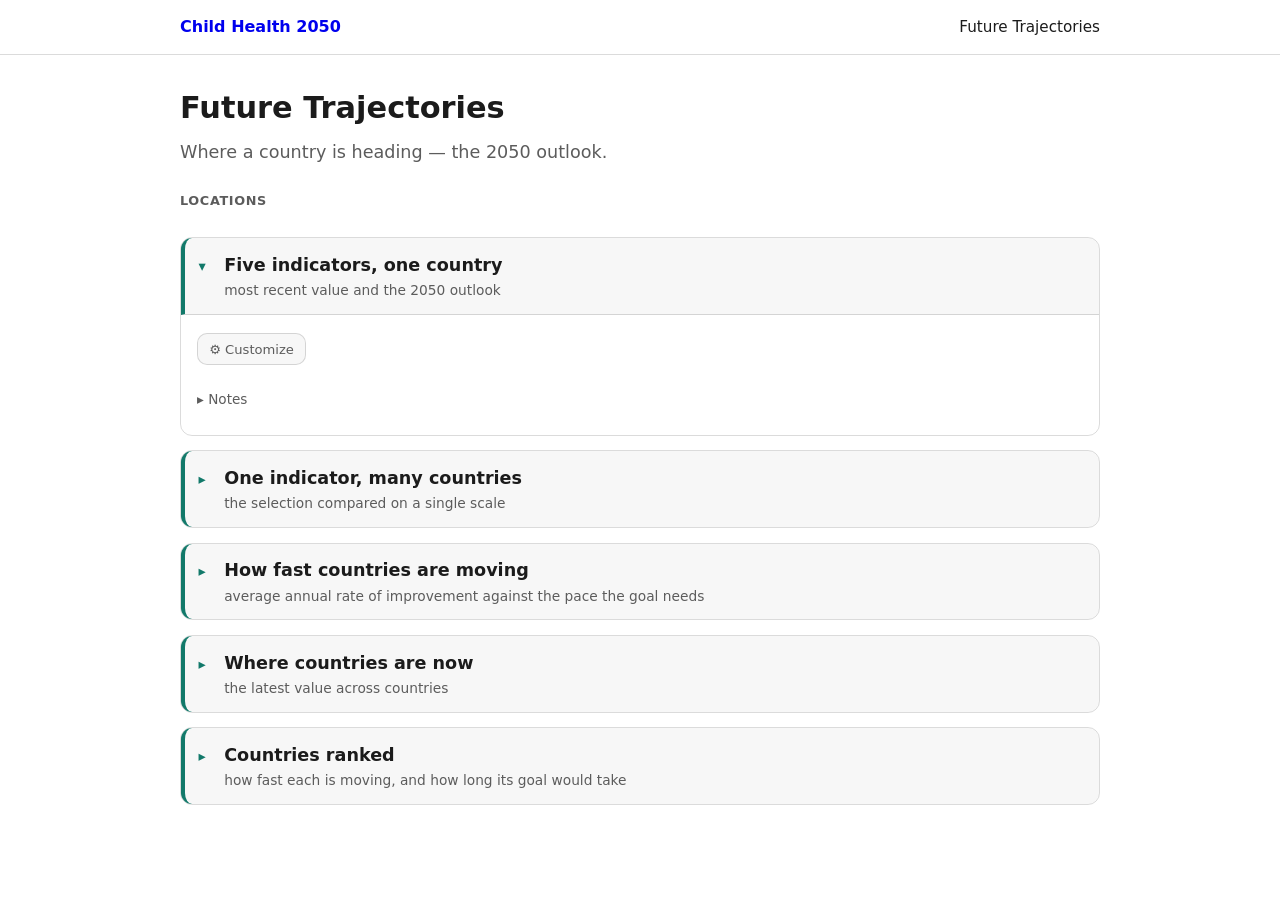
<file: index.html>
<!doctype html>
<html lang="en">
<head>
  <!-- Published as the public site's index.html by tools/publish.py, in place of the real landing
       page, while Future Trajectories is the only tool that is public (ADR-048). -->
  <meta charset="utf-8" />
  <meta name="viewport" content="width=device-width, initial-scale=1" />
  <title>Future Trajectories — Child Health 2050</title>
  <meta name="description" content="Prospects for halving the distance to the target on five child health indicators by 2050, if recent trends continue." />
  <meta property="og:title" content="Future Trajectories — Child Health 2050" />
  <meta property="og:description" content="Prospects for halving the distance to the target on five child health indicators by 2050, if recent trends continue." />
  <meta property="og:type" content="website" />
  <meta property="og:url" content="https://omarkarlsson.com/childhealth2050-site/trajectories/" />
  <link rel="canonical" href="trajectories/" />
  <meta http-equiv="refresh" content="0; url=trajectories/" />
</head>
<body>
  <p><a href="trajectories/">Future Trajectories — Child Health 2050</a></p>
</body>
</html>
</file>
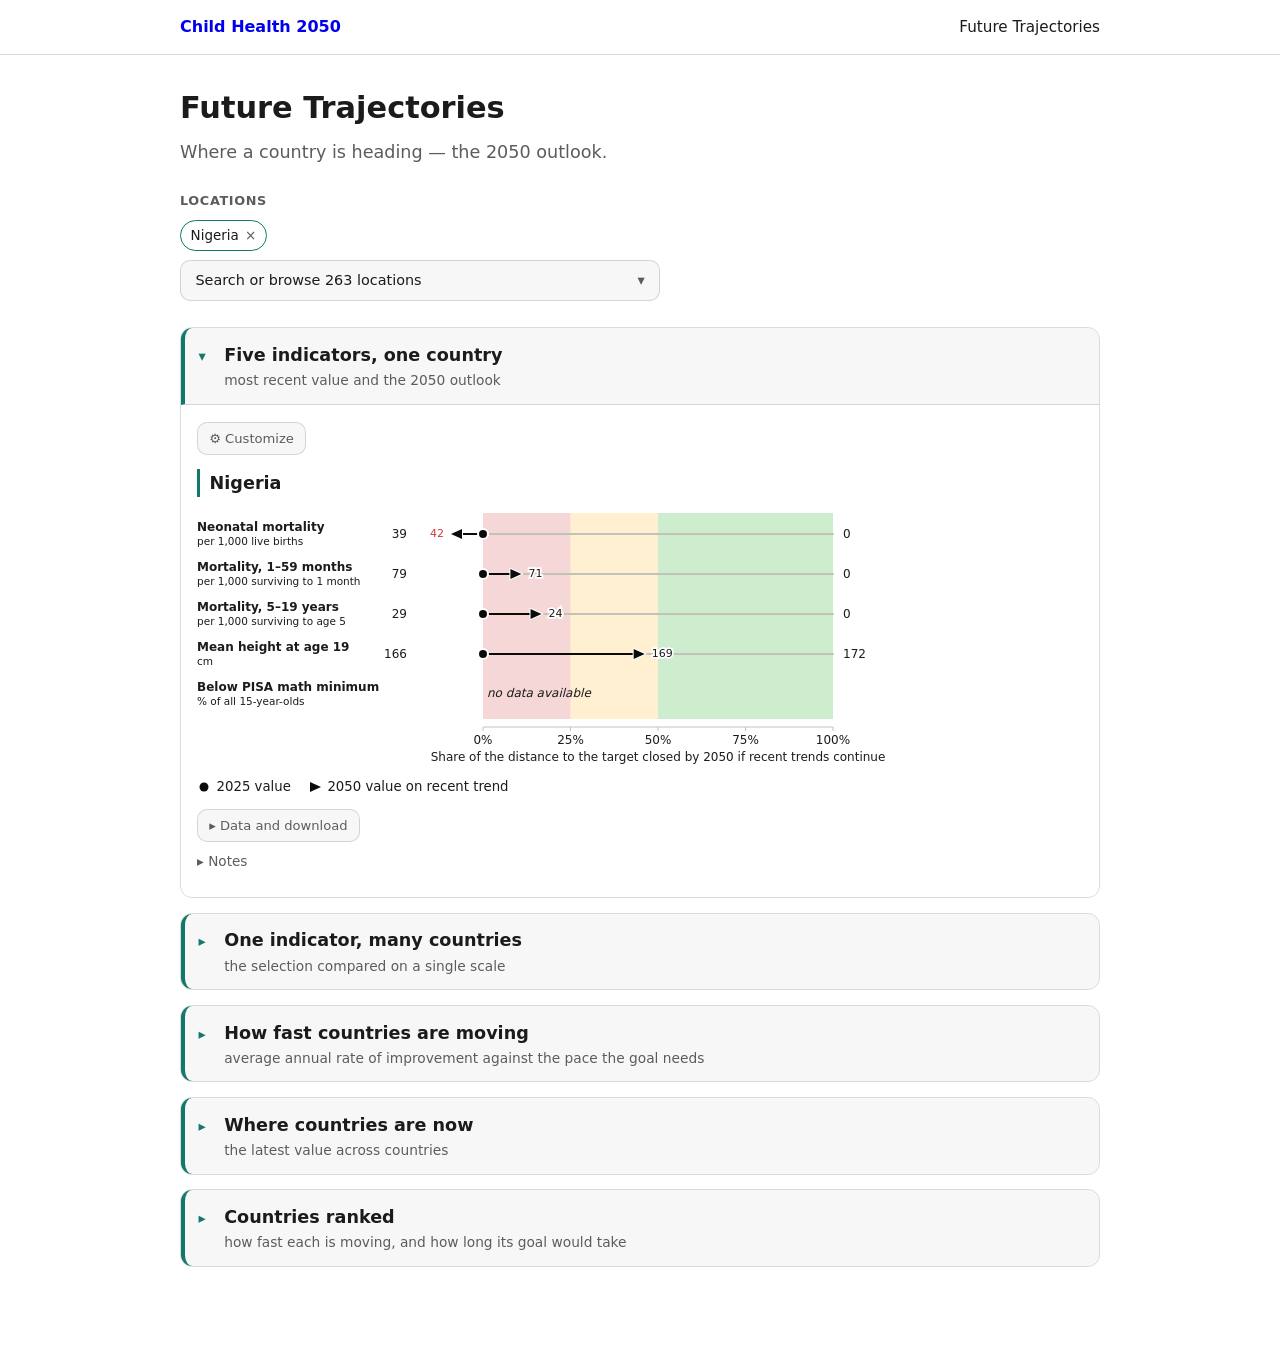
<file: trajectories/index.html>
<!doctype html>
<html lang="en">
<head>
  <meta charset="utf-8" />
  <meta name="viewport" content="width=device-width, initial-scale=1" />
  <title>Future Trajectories — Child Health 2050</title>
  <meta name="description" content="Prospects for halving the distance to the target on five child health indicators by 2050, if recent trends continue." />
  <meta property="og:title" content="Future Trajectories — Child Health 2050" />
  <meta property="og:description" content="Prospects for halving the distance to the target on five child health indicators by 2050, if recent trends continue." />
  <link rel="stylesheet" href="../assets/css/site.css" />
</head>
<body>
  <nav class="site-nav"><div class="wrap">
    <a class="brand" href="../">Child Health 2050</a>
    <a class="tool" href="../trajectories/" aria-current="page">Future Trajectories</a>
  </div></nav>

  <main class="wrap">
    <h1>Future Trajectories</h1>
    <p class="tagline">Where a country is heading — the 2050 outlook.</p>

    <!-- Location selection sits above every figure and scopes all of them. Each
         figure then carries only its own display options. -->
    <section class="picker-block">
      <h2 class="block-title">Locations</h2>
      <div id="picker"></div>
    </section>

    <!-- Figures are collapsible so the page stays navigable as more are added. -->
    <details class="figure-section" id="sec1" open>
      <summary><span class="sec-title">Five indicators, one country</span>
        <span class="sec-sub">most recent value and the 2050 outlook</span></summary>
      <div class="sec-body">
        <details class="customize small">
          <summary>Customize</summary>
          <div class="panel">
            <fieldset data-role="sexes">
              <legend>Sex</legend>
              <label class="opt"><input type="checkbox" value="3" checked /> Both</label>
              <label class="opt"><input type="checkbox" value="1" /> Male</label>
              <label class="opt"><input type="checkbox" value="2" /> Female</label>
            </fieldset>
            <fieldset data-role="trends">
              <legend>Trend the 2050 value uses</legend>
              <label class="opt"><input type="checkbox" value="t10" checked /> Past 10 years</label>
              <label class="opt"><input type="checkbox" value="t5" /> Past 5 years</label>
              <label class="opt"><input type="checkbox" value="t5_10" /> 5–10 years ago</label>
              <label class="opt"><input type="checkbox" value="t10_15" /> 10–15 years ago</label>
            </fieldset>
            <fieldset data-role="extras">
              <legend>Supplementary outcomes</legend>
              <p class="note">Off by default. These sit outside the five and are not part
                of the headline goal; each carries its own caveat in the note below.</p>
            </fieldset>
            <fieldset data-role="scale">
              <legend>Axis</legend>
              <label class="opt"><input type="radio" name="scale1" value="linear" checked /> Linear</label>
              <label class="opt"><input type="radio" name="scale1" value="log" /> Log</label>
              <p class="note">A log axis can't reach zero, so it ends at half the best
                value any country currently reaches.</p>
            </fieldset>
            <fieldset data-role="layout">
              <legend>Layout</legend>
              <label class="opt"><input type="radio" name="layout1" value="separate" checked />
                One figure per location</label>
              <label class="opt"><input type="radio" name="layout1" value="grid" />
                One figure, a panel per location</label>
              <label class="opt"><input type="radio" name="layout1" value="indicators" />
                One figure, a panel per indicator</label>
              <p class="note">A panel per location gives each one its own small chart of all
                five indicators: a single column up to three locations, two columns up to six,
                three beyond that. A panel per indicator turns that around — five panels, two
                to a row and one on the last, with the selected locations as the rows inside
                each. Either way it is one figure: one legend, one download, one table.</p>
            </fieldset>
          </div>
        </details>
        <div id="fig1"></div>
        <details class="fig-notes">
          <summary>Notes</summary>
          <p class="note" id="fig1-note"></p>
        </details>
      </div>
    </details>

    <!-- Collapsed by default: the five-indicator view above is the headline, and the
         page will keep gaining sections like this one. -->
    <details class="figure-section" id="sec2">
      <summary><span class="sec-title">One indicator, many countries</span>
        <span class="sec-sub">the selection compared on a single scale</span></summary>
      <div class="sec-body">
        <div class="fig-controls">
          <div>
            <label for="outcome2">Indicator</label>
            <select id="outcome2"></select>
          </div>
          <div>
            <label for="comparators">Comparator countries</label>
            <input id="comparators" type="search" list="complist" autocomplete="off"
                   placeholder="Add a country…" />
            <datalist id="complist"></datalist>
            <datalist id="countrylist"></datalist>
            <div class="chips small" id="compchips"></div>
          </div>
        </div>
        <details class="customize small">
          <summary>Customize</summary>
          <div class="panel">
            <fieldset data-role="sexes">
              <legend>Sex</legend>
              <label class="opt"><input type="checkbox" value="3" checked /> Both</label>
              <label class="opt"><input type="checkbox" value="1" /> Male</label>
              <label class="opt"><input type="checkbox" value="2" /> Female</label>
            </fieldset>
            <fieldset data-role="trends">
              <legend>Trend the 2050 value uses</legend>
              <label class="opt"><input type="checkbox" value="t10" checked /> Past 10 years</label>
              <label class="opt"><input type="checkbox" value="t5" /> Past 5 years</label>
              <label class="opt"><input type="checkbox" value="t5_10" /> 5–10 years ago</label>
              <label class="opt"><input type="checkbox" value="t10_15" /> 10–15 years ago</label>
            </fieldset>
            <fieldset data-role="extras">
              <legend>Supplementary outcomes</legend>
              <p class="note">Off by default. These sit outside the five and are not part
                of the headline goal; each carries its own caveat in the note below.</p>
            </fieldset>
            <fieldset data-role="rowScale">
              <legend>Line starts at</legend>
              <label class="opt"><input type="radio" name="rowscale" value="shared" checked />
                Highest value shown</label>
              <label class="opt"><input type="radio" name="rowscale" value="own" />
                Each location's own value</label>
              <p class="note">One shared scale compares levels; per-location scales
                compare progress toward the goal.</p>
            </fieldset>
            <fieldset data-role="scale">
              <legend>Axis</legend>
              <label class="opt"><input type="radio" name="scale2" value="linear" checked /> Linear</label>
              <label class="opt"><input type="radio" name="scale2" value="log" /> Log</label>
            </fieldset>
            <fieldset data-role="panels">
              <legend>Panels</legend>
              <label class="opt"><input type="radio" name="panels2" value="none" checked /> None</label>
              <label class="opt"><input type="radio" name="panels2" value="mortTercile" />
                Mortality tercile</label>
              <p class="note">Terciles of the probability of dying before age 20, cut on
                countries with more than a million people; every location is placed
                against those cuts.</p>
            </fieldset>
            <fieldset data-role="layout">
              <legend>Layout</legend>
              <label class="opt"><input type="radio" name="layout2" value="separate" checked />
                One indicator</label>
              <label class="opt"><input type="radio" name="layout2" value="indicators" />
                All five, a panel each</label>
              <p class="note">All five draws the same rows once per indicator — five panels,
                two to a row and one on the last — so the selection reads across every
                indicator in one figure, with one legend, one download and one table. The
                Indicator picker and the tercile panels have nothing to act on there and are
                disabled. Line starts at still applies, and gives each panel its own axis in
                its own units.</p>
            </fieldset>
          </div>
        </details>
        <div id="fig2" class="chart-host"></div>
        <!-- Outside #fig2, which prospectChart clears on every render. -->
        <details class="fig-notes">
          <summary>Notes</summary>
          <p class="note" id="fig2-note"></p>
        </details>
      </div>
    </details>

    <!-- The first figure that is not about a selected location: it draws every country
         at once, so the picker above does not scope it. -->
    <details class="figure-section" id="sec3">
      <summary><span class="sec-title">How fast countries are moving</span>
        <span class="sec-sub">average annual rate of improvement against the pace the goal needs</span></summary>
      <div class="sec-body">
        <!-- One list of highlighted countries, shared with the section below, so a reader who
             picked out Nepal here finds it picked out there too. It is its own control rather
             than the location picker: these figures draw every country whatever is picked
             (ADR-029), and the picker's default Nigeria would otherwise appear uninvited. -->
        <div class="fig-controls">
          <div>
            <label for="hl3">Highlight countries</label>
            <input id="hl3" class="hl-input" type="search" list="countrylist" autocomplete="off"
                   placeholder="Add a country…" />
            <div class="chips small hl-chips"></div>
          </div>
        </div>
        <details class="customize small">
          <summary>Customize</summary>
          <div class="panel">
            <fieldset data-role="display">
              <legend>Show as</legend>
              <label class="opt"><input type="radio" name="display3" value="density" checked />
                Smoothed distribution</label>
              <label class="opt"><input type="radio" name="display3" value="bins" />
                Binned counts</label>
              <p class="note">Bins are placed so the pace the goal needs falls on a bin
                edge — a bar straddling it would mix on-track and off-track countries into
                one column.</p>
            </fieldset>
            <fieldset data-role="sex3">
              <legend>Sex</legend>
              <label class="opt"><input type="radio" name="sex3" value="3" checked /> Both</label>
              <label class="opt"><input type="radio" name="sex3" value="1" /> Male</label>
              <label class="opt"><input type="radio" name="sex3" value="2" /> Female</label>
              <p class="note">One at a time here: three curves and three thresholds in a
                panel this size is not a smaller figure but an unreadable one.</p>
            </fieldset>
            <fieldset data-role="window3">
              <legend>Trend the change is measured over</legend>
              <label class="opt"><input type="radio" name="window3" value="t10" checked /> Past 10 years</label>
              <label class="opt"><input type="radio" name="window3" value="t5" /> Past 5 years</label>
              <label class="opt"><input type="radio" name="window3" value="t5_10" /> 5–10 years ago</label>
              <label class="opt"><input type="radio" name="window3" value="t10_15" /> 10–15 years ago</label>
            </fieldset>
            <fieldset data-role="extras"></fieldset>
          </div>
        </details>
        <div id="fig3" class="chart-host"></div>
        <details class="fig-notes">
          <summary>Notes</summary>
          <p class="note" id="fig3-note"></p>
        </details>
      </div>
    </details>

    <!-- The same panels as sec3, over the latest value rather than the rate: where countries
         are, not how fast they move. Like sec3 it draws every country. -->
    <details class="figure-section" id="sec5">
      <summary><span class="sec-title">Where countries are now</span>
        <span class="sec-sub">the latest value across countries</span></summary>
      <div class="sec-body">
        <div class="fig-controls">
          <div>
            <label for="hl5">Highlight countries</label>
            <input id="hl5" class="hl-input" type="search" list="countrylist" autocomplete="off"
                   placeholder="Add a country…" />
            <div class="chips small hl-chips"></div>
          </div>
        </div>
        <details class="customize small">
          <summary>Customize</summary>
          <div class="panel">
            <fieldset data-role="display">
              <legend>Show as</legend>
              <label class="opt"><input type="radio" name="display5" value="density" checked />
                Smoothed distribution</label>
              <label class="opt"><input type="radio" name="display5" value="bins" />
                Binned counts</label>
            </fieldset>
            <fieldset data-role="sex5">
              <legend>Sex</legend>
              <label class="opt"><input type="radio" name="sex5" value="3" checked /> Both</label>
              <label class="opt"><input type="radio" name="sex5" value="1" /> Male</label>
              <label class="opt"><input type="radio" name="sex5" value="2" /> Female</label>
            </fieldset>
            <fieldset data-role="extras"></fieldset>
          </div>
        </details>
        <div id="fig5" class="chart-host"></div>
        <details class="fig-notes">
          <summary>Notes</summary>
          <p class="note" id="fig5-note"></p>
        </details>
      </div>
    </details>

    <!-- Every country on one indicator. Like sec3 it draws them all, so the picker above
         does not scope it either. -->
    <details class="figure-section" id="sec4">
      <summary><span class="sec-title">Countries ranked</span>
        <span class="sec-sub">how fast each is moving, and how long its goal would take</span></summary>
      <div class="sec-body">
        <div class="fig-controls">
          <div>
            <label for="outcome4">Indicator</label>
            <select id="outcome4"></select>
          </div>
        </div>
        <details class="customize small">
          <summary>Customize</summary>
          <div class="panel">
            <fieldset data-role="sex4">
              <legend>Sex</legend>
              <label class="opt"><input type="radio" name="sex4" value="3" checked /> Both</label>
              <label class="opt"><input type="radio" name="sex4" value="1" /> Male</label>
              <label class="opt"><input type="radio" name="sex4" value="2" /> Female</label>
            </fieldset>
            <fieldset data-role="window4">
              <legend>Trend the ranking uses</legend>
              <label class="opt"><input type="radio" name="window4" value="t10" checked /> Past 10 years</label>
              <label class="opt"><input type="radio" name="window4" value="t5" /> Past 5 years</label>
              <label class="opt"><input type="radio" name="window4" value="t5_10" /> 5–10 years ago</label>
              <label class="opt"><input type="radio" name="window4" value="t10_15" /> 10–15 years ago</label>
              <p class="note">One sex and one window at a time: the table is one row per
                country, and several of either would multiply the rows rather than the
                information.</p>
            </fieldset>
            <fieldset data-role="extras"></fieldset>
          </div>
        </details>
        <div id="fig4"></div>
        <details class="fig-notes">
          <summary>Notes</summary>
          <p class="note" id="fig4-note"></p>
        </details>
      </div>
    </details>
  </main>

<script type="module">
import { locations, summary } from "../assets/js/data.js";
import { prospectChart, prospectGrid, prospectLegend } from "../assets/js/prospect-chart.js";
import { changeDistribution, distributionTable } from "../assets/js/change-distribution.js";
import { rankingTable } from "../assets/js/ranking-table.js";
import { locationPicker } from "../assets/js/location-picker.js";
import { figureDownload } from "../assets/js/figure-download.js";
import { optionsPanel } from "../assets/js/figure-options.js";
import { num, fullName } from "../assets/js/format.js";

const [L, S] = await Promise.all([locations(), summary()]);
const $ = (s) => document.querySelector(s);
const codes = Object.keys(L.locations);

// The years height's gain is due over, latest value to target year. The target's pace per
// decade divides by it, so it is derived from those two years rather than typed in.
const HEIGHT_WINDOW_YEARS = S.meta.targetYear - S.outcomes.height.latestYear;

const qs = new URLSearchParams(location.search);
// An ABSENT parameter means "use the default"; a present but empty one means the reader
// cleared the selection. Collapsing the two makes an empty selection impossible to link
// to — and, worse, makes "no locations selected" render as Nigeria.
const list = (k, fallback) => {
  const raw = qs.get(k);
  return raw === null ? fallback : raw.split(",").filter(Boolean);
};

const state = {
  locs: list("loc", ["NGA"]).filter((c) => L.locations[c]),
  outcome: S.outcomes[qs.get("indicator")] ? qs.get("indicator") : "nnm",
  comparators: list("vs", null),
  fig1: { sexes: ["3"], trends: ["t10"], scale: "linear", layout: "separate", extras: [] },
  fig2: { sexes: ["3"], trends: ["t10"], scale: "linear", rowScale: "shared",
    panelBy: null, layout: "separate", extras: [] },
  // Not a per-location figure, so it carries no `sexes`/`trends` LISTS: it draws one
  // distribution and one threshold, and picking several of either would stack curves that
  // have no room to be told apart.
  fig3: { display: "density", sex: "3", window: "t10", extras: [] },
  fig5: { display: "density", sex: "3", extras: [] },
  // Countries picked out inside the two distributions. Shared by both, and not the picker.
  highlight: list("hl", []).filter((c) => L.locations[c]?.type === "country"),
  // `sortBy`/`sortDir` live in state so a re-render from any other control keeps the
  // reader's sort. A null direction means "the sensible one for this column" — best-first
  // for a measure, A-Z for a name.
  fig4: { sex: "3", window: "t10", extras: [], sortBy: "rate", sortDir: null },
  outcome4: "nnm",
};

// The five, and the ones offered beside them. Read from the data rather than listed
// here, so adding an outcome to the pipeline is the whole of adding it to the page —
// and so a supplementary one can never arrive as a sixth row nobody asked for.
const CORE_OUTCOMES = Object.keys(S.outcomes).filter((k) => !S.outcomes[k].supplementary);
const EXTRA_OUTCOMES = Object.keys(S.outcomes).filter((k) => S.outcomes[k].supplementary);

// Preserves pipeline order rather than tick order, so a row does not move when a reader
// unticks one extra and re-ticks another.
const outcomesFor = (o) =>
  Object.keys(S.outcomes).filter((k) => !S.outcomes[k].supplementary || o.extras.includes(k));

// "Five indicators" stops being true the moment a supplementary one is ticked, and the
// phrase is baked into downloaded figure titles, so it counts rather than asserts.
const COUNT_WORDS = ["No", "One", "Two", "Three", "Four", "Five", "Six", "Seven", "Eight"];
const indicatorsPhrase = (o) => {
  const n = outcomesFor(o).length;
  return `${COUNT_WORDS[n] ?? n} indicators`;
};

for (const fs of document.querySelectorAll("fieldset[data-role='extras']")) {
  fs.insertAdjacentHTML("afterbegin", EXTRA_OUTCOMES.map((k) =>
    `<label class="opt"><input type="checkbox" value="${k}" /> ${S.outcomes[k].label}</label>`
  ).join(""));
}

// An indicator picker lists the five always and an extra only once that figure's
// Customize has ticked it, so the two controls cannot disagree about what it contains.
// Both figures with a picker share this; `pick` names the state field holding the choice.
function paintOutcomePicker(sel, figKey, pick) {
  const keys = outcomesFor(state[figKey]);
  if (!keys.includes(state[pick])) state[pick] = CORE_OUTCOMES[0];
  $(sel).innerHTML = keys
    .map((k) => `<option value="${k}">${fullName(S.outcomes[k])}</option>`).join("");
  $(sel).value = state[pick];
}
if (!outcomesFor(state.fig2).includes(state.outcome)) {
  // An indicator arriving in the URL that is supplementary has to switch its box on,
  // or the link would silently land on a different indicator than it names.
  if (EXTRA_OUTCOMES.includes(state.outcome)) state.fig2.extras = [state.outcome];
}
for (const k of state.fig2.extras) {
  const box = document.querySelector(`#sec2 fieldset[data-role='extras'] input[value="${k}"]`);
  if (box) box.checked = true;
}
paintOutcomePicker("#outcome2", "fig2", "outcome");
paintOutcomePicker("#outcome4", "fig4", "outcome4");

// Comparators default to the most populous countries sharing a region with the
// selection — a stand-in until "Countries Like Mine" can supply real peers.
function defaultComparators() {
  const regions = new Set(state.locs.map((c) => L.locations[c].region).filter(Boolean));
  return codes
    .filter((c) => L.locations[c].type === "country" && regions.has(L.locations[c].region)
      && !state.locs.includes(c))
    .sort((a, b) => (L.locations[b].pop ?? 0) - (L.locations[a].pop ?? 0))
    .slice(0, 5);
}

const byLabel = codes.map((c) => [L.locations[c].label, c])
  .sort((a, b) => a[0].localeCompare(b[0]));
const labelToCode = new Map(byLabel.map(([lab, c]) => [lab.toLowerCase(), c]));
$("#complist").innerHTML = byLabel.map(([lab]) => `<option value="${lab}"></option>`).join("");
// The distributions are countries only, so their box offers nothing else.
$("#countrylist").innerHTML = byLabel.filter(([, c]) => L.locations[c].type === "country")
  .map(([lab]) => `<option value="${lab}"></option>`).join("");

// Both highlight boxes show the one list, so the chips are painted into both at once.
function paintHighlightChips() {
  for (const host of document.querySelectorAll(".hl-chips")) {
    host.innerHTML = "";
    if (!state.highlight.length) { host.innerHTML = `<span class="chips-empty">None</span>`; continue; }
    for (const c of state.highlight) {
      const b = document.createElement("button");
      b.type = "button";
      b.className = "chip";
      b.innerHTML = `${L.locations[c].label}<span aria-hidden="true">×</span>`;
      b.addEventListener("click", () => {
        state.highlight = state.highlight.filter((x) => x !== c);
        paintHighlightChips(); renderFig3(); renderFig5(); syncUrl();
      });
      host.appendChild(b);
    }
  }
}
for (const input of document.querySelectorAll(".hl-input")) {
  input.addEventListener("change", (e) => {
    const c = labelToCode.get(e.target.value.trim().toLowerCase());
    e.target.value = "";
    if (!c || L.locations[c].type !== "country" || state.highlight.includes(c)) return;
    state.highlight = [...state.highlight, c];
    paintHighlightChips(); renderFig3(); renderFig5(); syncUrl();
  });
}

function comparators() {
  return state.comparators ?? defaultComparators();
}

function paintCompChips() {
  const host = $("#compchips");
  host.innerHTML = "";
  const cs = comparators();
  if (!cs.length) { host.innerHTML = `<span class="chips-empty">None</span>`; return; }
  for (const c of cs) {
    const b = document.createElement("button");
    b.type = "button";
    b.className = "chip";
    b.innerHTML = `${L.locations[c].label}<span aria-hidden="true">×</span>`;
    b.addEventListener("click", () => {
      state.comparators = comparators().filter((x) => x !== c);
      paintCompChips(); renderFig2(); syncUrl();
    });
    host.appendChild(b);
  }
}

$("#comparators").addEventListener("change", (e) => {
  const c = labelToCode.get(e.target.value.trim().toLowerCase());
  e.target.value = "";
  if (!c) return;
  const cs = comparators();
  if (!cs.includes(c) && !state.locs.includes(c)) state.comparators = [...cs, c];
  paintCompChips(); renderFig2(); syncUrl();
});

// Which slice of state each radio fieldset writes to. The two checkbox fieldsets
// (sexes, trends) are handled separately below, because they hold a list and need a
// fallback for the reader who unticks everything.
const RADIO_ROLE = {
  scale: "scale", rowScale: "rowScale", panels: "panelBy", layout: "layout",
  display: "display", sex3: "sex", window3: "window", sex4: "sex", window4: "window",
  sex5: "sex",
};

// Wire one figure's Customize panel to its slice of state.
function wirePanel(sectionSel, key, onDone) {
  const root = $(sectionSel);
  for (const fs of root.querySelectorAll(".customize fieldset")) {
    const role = fs.dataset.role;
    fs.addEventListener("change", () => {
      if (role === "sexes" || role === "trends" || role === "extras") {
        const v = [...fs.querySelectorAll("input:checked")].map((b) => b.value);
        // Ticking nothing is a real answer for `extras` — none of them — where for sex
        // and trend it would leave the figure with no rows at all, so those two fall
        // back and this one does not.
        if (role === "extras") {
          state[key].extras = v;
          if (key === "fig2") paintOutcomePicker("#outcome2", "fig2", "outcome");
          if (key === "fig4") paintOutcomePicker("#outcome4", "fig4", "outcome4");
        } else {
          const fallback = role === "sexes" ? "3" : S.meta.defaultTrend;
          if (!v.length) { fs.querySelector(`input[value="${fallback}"]`).checked = true; }
          state[key][role] = v.length ? v : [fallback];
        }
      } else {
        const v = fs.querySelector("input:checked").value;
        // "none" is the off position of a grouping control, not a group.
        state[key][RADIO_ROLE[role]] = v === "none" ? null : v;
      }
      onDone();
      syncUrl();
    });
  }
}

// A worsening trend compounded to 2050 can leave the range its measure lives in, so it is held
// at the boundary. That is worth a sentence — a row printing the bound is off track by MORE than
// the number it shows — but only when it has actually happened to something on screen.
//
// It used to be printed whenever an outcome COULD be bounded, which is always, so it said nothing
// about the figure in front of the reader. This asks the data instead: does any projection among
// the locations, sexes and trend windows currently drawn sit at its measure's ceiling?
const CEILING_HELD_NOTE = "In a few cases, worsening trends suggest outcomes above possible values"
  + " (shares above 100% or more than 1000 deaths per 1000). In these cases, the figure shows the"
  + " highest possible value instead.";

// Where the projected value sits inside each packed trend array. Looked up by NAME rather
// than typed as 3, so a change to the packing cannot silently shift what is compared
// against the ceiling — the arrays carry no field names of their own.
const I_PROJ = S.meta.trendFields.indexOf("proj2050");

// `o` is whichever figure's state object is asking. sec1 and sec2 carry `sexes` and
// `trends` as arrays because they can draw several at once; sec3 and sec4 draw one of each
// and carry `sex` and `window` as scalars. Reading only the plural form threw a TypeError
// for the ranking note on every indicator with a `valueMax` — which is all of them except
// height, the one whose null valueMax returned early before reaching the line. The note was
// silently blank on the other seven. Same `?? [singular]` idiom the window prose uses.
function heldAtCeiling(codes, outcomes, o) {
  const sexes = o.sexes ?? [o.sex];
  const trends = o.trends ?? [o.window];
  return codes.some((c) => outcomes.some((k) => {
    const meta = S.outcomes[k];
    if (meta.valueMax == null) return false;
    return sexes.some((sx) => trends.some((w) => {
      const t = S.data[c]?.[k]?.[sx]?.t?.[w];
      // Same test the chart uses for an arrow's "held at the most this measure can be"
      // tooltip, so the note and the tooltips cannot disagree about which rows are bounded.
      return t && t[I_PROJ] != null && t[I_PROJ] >= meta.valueMax;
    }));
  }));
}

// The weaker half of the article's own reliability ladder. A value at these layers is
// imputed from regional and income patterns rather than measured, and it is exactly the
// large countries that land there — so a figure showing one has to say so.
const WEAK_LAYER = /^[45]/;

// What each supplementary outcome has to admit about itself, said only when it is on
// screen. They are opt-in and each carries a different problem, so one blanket sentence
// about "supplementary outcomes" would be true of neither.
function supplementaryNotes(o, codes) {
  const out = [];
  const on = outcomesFor(o);

  if (on.includes("skills")) {
    const m = S.outcomes.skills;
    out.push(`${m.label} is the share of all children, including those out of school, not`
      + ` reaching basic math skills — a wider net than the whole-population PISA row, which`
      + ` reaches only the economies that sit PISA. It is one estimate per country, built from`
      + ` each country's most recent assessment, and those assessments date from`
      + ` ${m.period ?? m.latestYear}, which is why that span follows its name.`
      + (o.levels ? ` It has no trend.`
        : ` So it has no trend and no goal: it is drawn as a dot, with nothing carried`
          + ` forward to ${S.meta.targetYear}.`));
    // Named rather than counted: "3 countries are imputed" is not actionable, and the
    // whole point is that the reader is probably looking at one of them.
    const weak = codes.filter((c) => WEAK_LAYER.test(S.data[c]?.skills?.["3"]?.lyr ?? ""));
    if (weak.length) {
      out.push(`For ${listNames(weak)} that value is imputed from regional and income`
        + ` patterns rather than measured, because no international assessment covers it.`);
    }
  }

  if (on.includes("q0_20")) {
    out.push(`${S.outcomes.q0_20.label} chains the under-five and 5–19 probabilities rather`
      + ` than adding them, since the two are per live birth and per survivor to age five.`
      + ` It overlaps the three mortality rows above rather than adding to them.`);
  }

  if (on.includes("math_students")) {
    out.push(`${S.outcomes.math_students.label} is the same proficiency floor as the`
      + ` whole-population PISA row but counted over the students PISA tested, not over all`
      + ` 15-year-olds — so it leaves out children who are not in school or were`
      + ` excluded from the sample, and it flatters countries that enroll fewer of them.`
      + ` It is here because it is the only math measure published by sex: the coverage`
      + ` index the whole-population row is built on is not broken down by sex, and`
      + ` assuming boys and girls are enrolled alike would shrink the gap by the`
      + ` coverage rate in exactly the countries where it is widest.`);
  }
  return out;
}

// "Nigeria", "Nigeria and India", "Nigeria, India and China" — a list a sentence can hold.
function listNames(cs) {
  const n = cs.map((c) => L.locations[c]?.label ?? c);
  if (n.length <= 1) return n.join("");
  return `${n.slice(0, -1).join(", ")} and ${n[n.length - 1]}`;
}

// A sentence naming the cut, for the figure that is using it.
function tercileNote() {
  const m = L.meta?.mortTercile;
  if (!m) return "Panels group locations by tercile of under-20 mortality.";
  return `Panels are terciles of ${m.measure.toLowerCase()} in ${m.year}: `
    + `low below ${num(m.cuts[0])}, medium below ${num(m.cuts[1])}, high above. `
    + m.note;
}

// What a figure says when there is nothing to draw. Silence reads as a broken page.
// Notes live in a disclosure now, so clearing the text has to close and hide the whole
// control rather than leaving an empty "Notes" affordance under the figure.
function setNote(sel, text) {
  const p = $(sel);
  p.textContent = text ?? "";
  const box = p.closest(".fig-notes");
  if (box) { box.hidden = !text; if (!text) box.open = false; }
}

function emptyFigure(host, message) {
  const p = document.createElement("p");
  p.className = "note fig-empty";
  p.textContent = message;
  host.appendChild(p);
}

function renderFig1() {
  paintSec1Title();
  if (!$("#sec1").open) return;
  const host = $("#fig1");
  host.textContent = "";
  if (!state.locs.length) {
    emptyFigure(host, "No locations selected. Choose one above to see this figure.");
    setNote("#fig1-note", "");
    return;
  }
  // Everything on one figure. One chart, so one legend, one download and one table — and
  // the panels cannot disagree about scale, because a single pass draws them. What a panel
  // IS is the reader's choice: a location carrying the five indicators, or an indicator
  // carrying the selected locations.
  if (state.fig1.layout !== "separate") {
    const byOutcome = state.fig1.layout === "indicators";
    const block = document.createElement("div");
    block.className = "fig-block";
    const target = document.createElement("div");
    target.className = "chart-host chart-host-wide";
    block.appendChild(target);
    host.appendChild(block);
    // Named once and used twice — the chart's accessible label and, where the reader
    // ticks for it, the title baked into the downloaded file.
    const figTitle = byOutcome
      ? `${indicatorsPhrase(state.fig1)}, a panel each: prospects by ${S.meta.targetYear}`
      : `${indicatorsPhrase(state.fig1)}: prospects by ${S.meta.targetYear}`;
    const cfg = {
      summary: S, locations: L, locationList: state.locs, ...state.fig1,
      outcomeList: outcomesFor(state.fig1),
      gridBy: byOutcome ? "outcome" : "location", title: figTitle,
    };
    prospectGrid(target, cfg);
    // Into the chart host's own options panel, beside the table the chart just put there.
    // Safe inside a host prospectGrid clears, because this runs after every render rather
    // than once at startup — which is what the old placement on `block` was avoiding.
    figureDownload(
      optionsPanel(target),
      () => target.querySelector("svg.prospect-svg"),
      () => `five-indicators-${byOutcome ? "by-indicator-" : ""}${state.locs.length}-locations`,
      // The notes are READ OFF THE PAGE rather than rebuilt, so a downloaded figure
      // cannot end up saying something the paragraph beside it does not.
      () => ({ title: figTitle, notes: $("#fig1-note").textContent }),
      // The same config, drawn again off-screen for the page or slide the reader picks. The
      // panel count bounds how many columns are worth trying there.
      { draw: (h, o) => prospectGrid(h, { ...cfg, ...o }),
        maxCols: byOutcome ? cfg.outcomeList.length : state.locs.length },
    );
    setNote("#fig1-note", fiveIndicatorNote(state.fig1, state.locs));
    return;
  }

  // One block per location. Every block would otherwise carry an identical legend, which
  // is both noise and the only thing standing between one country's chart and the next —
  // so it is drawn once here and the blocks are told apart by a rule and a name instead.
  const many = state.locs.length > 1;
  if (many) {
    const lg = prospectLegend({ summary: S, mode: "outcomes", ...state.fig1,
      outcomeList: outcomesFor(state.fig1) });
    lg.classList.add("shared");
    host.appendChild(lg);
  }
  for (const code of state.locs) {
    const block = document.createElement("div");
    block.className = "fig-block";
    // Named even when it is the only one. It used to be titled only when several were on
    // screen, which meant a single figure was anonymous and, worse, that whether a figure
    // carried its own name depended on what else happened to be selected.
    const h = document.createElement("h3");
    h.className = "fig-block-title";
    h.textContent = L.locations[code].label;
    block.appendChild(h);

    const target = document.createElement("div");
    target.className = "chart-host";
    block.appendChild(target);
    host.appendChild(block);
    const figTitle = `${indicatorsPhrase(state.fig1)} for ${L.locations[code].label}:`
      + ` prospects by ${S.meta.targetYear}`;
    const cfg = {
      mode: "outcomes", summary: S, locations: L, location: code,
      ...state.fig1, outcomeList: outcomesFor(state.fig1),
      legend: !many, title: figTitle,
    };
    prospectChart(target, cfg);
    figureDownload(
      optionsPanel(target),
      () => target.querySelector("svg.prospect-svg"),
      () => `five-indicators-${L.locations[code].label}`,
      // Every block on screen shares one note paragraph, so every download carries it.
      () => ({ title: figTitle, notes: $("#fig1-note").textContent }),
      { draw: (h) => prospectChart(h, cfg) },
    );
  }
  setNote("#fig1-note", fiveIndicatorNote(state.fig1, state.locs));
}

// The section is named for what it draws, and a ticked extra makes "Five indicators" a
// visible falsehood beside seven rows.
function paintSec1Title() {
  $("#sec1 .sec-title").textContent = `${indicatorsPhrase(state.fig1)}, one country`;
}

// How the trend window reads in prose. "ten years earlier" is only true of the default,
// and the control offers three more — a note claiming ten years beside a five-year trend
// is wrong in a way the reader cannot see from the figure.
const WINDOW_PROSE = {
  t10: "the past ten years", t5: "the past five years",
  t5_10: "five to ten years ago", t10_15: "ten to fifteen years ago",
};

// The note used to round totals to whole centimetres, on the argument that "4.0 cm for
// boys" is false precision in a paragraph. That held while the targets were 4.047 and
// 3.039, where a whole number was accurate to 1%. On the 25-year window they are 3.725
// and 2.926, and rounding those to "4" and "3" overstates the boys' target by 7% — so
// totals now use `num`, the site-wide rule, like everything else. The per-decade rates
// keep a decimal and drop a trailing zero, which is what lets 0.98 read as "1" beside 1.3
// without claiming either is exact.
const cmRate = (v) => String(Math.round(v * 10) / 10);

const SEX_WORD = { 1: "boys", 2: "girls", 3: "both sexes" };

// The note for whichever figure is drawing all five indicators — since both of them can
// now be that figure, it takes the settings slice rather than reading one, plus the codes
// actually on screen so the bounded-projection caveat can check them.
//
// The prose is fixed; its NUMBERS are not. Every year, every centimetre and the length of
// the height window are read from the data, so a rebuilt goalpost or a new vintage cannot
// leave the paragraph behind.
// "Nigeria, India and China" — a list a sentence can hold.
function listOf(xs) {
  if (xs.length <= 1) return xs.join("");
  return `${xs.slice(0, -1).join(", ")} and ${xs[xs.length - 1]}`;
}

// The sentences that belong to the INDICATORS on screen rather than to a layout, so both
// figures draw from one place. The comparison figure used to get a two-line note while the
// figure above it got twelve; it now gets the same explanation, restricted to whichever
// indicator it is actually drawing.
function indicatorNotes(keys, o, codes) {
  const out = [];
  const meta = (k) => S.outcomes[k];
  const has = (k) => keys.includes(k);

  // A single observation has no goal (2026-09-25), so it is not listed as aiming anywhere.
  const zero = keys.filter((k) => meta(k).goalpostBasis === "zero" && !meta(k).singleObservation);
  if (zero.length) {
    out.push(`${listOf(zero.map((k) => meta(k).label))} aim${zero.length > 1 ? "" : "s"} at`
      + ` halving the value, with the end point at 0.`);
  }

  // A goalpost set by one economy's best year. Named, with its year, because "halve the gap
  // to 5%" is a claim about where 5% came from.
  for (const k of keys.filter((k) => meta(k).goalpostBasis === "best value on record")) {
    const m = meta(k);
    const sexes = (o.sexes ?? [o.sex]).filter((s) => m.goalpost?.[s] != null);
    const recs = sexes.map((s) => {
      const h = m.goalpostHolder?.[s];
      const who = h ? ` (${h.label}, ${h.year})` : "";
      return `${num(m.goalpost[s])}%${sexes.length > 1 ? ` for ${SEX_WORD[s]}` : ""}${who}`;
    });
    if (recs.length) {
      out.push(`${m.label} aims at halving the gap to the best value any economy has recorded`
        + ` since ${m.recordSince}: ${listOf(recs)}. That is its end point, rather than 0.`);
    }
  }

  if (has("height")) {
    const h = meta("height");
    const W = HEIGHT_WINDOW_YEARS, decades = W / 10;
    const b = h.goalpostHolder["3"];
    out.push(`Height aims at half the largest ${W}-year gain on record, ${b.label}'s in`
      + ` ${b.from}–${b.to}:`
      + ` ${num(h.target["1"])} cm for boys and ${num(h.target["2"])} cm for girls, about`
      + ` ${cmRate(h.target["1"] / decades)} and ${cmRate(h.target["2"] / decades)} cm per`
      + ` decade. Its end point is therefore each country's own ${h.latestYear} height plus`
      + ` that full gain (${num(h.goalpostGain["1"])} cm for boys,`
      + ` ${num(h.goalpostGain["2"])} cm for girls), so the goalpost differs by country. An`
      + ` arrow that runs past the end of its line is on course to beat that record.`);
  }

  const units = [];
  if (keys.some((k) => meta(k).trendRule !== "linear")) units.push("per cent a year");
  if (keys.some((k) => meta(k).trendRule === "linear")) units.push("cm a year for height");
  const windows = (o.trends ?? [o.window]).map((w) => WINDOW_PROSE[w] ?? w);
  out.push(`Recent trends are the average annual rate of improvement over`
    + ` ${listOf(windows)} (${listOf(units)}).`);

  // Only the ones actually carried, and only when they are on screen — the sentence
  // disappears by itself when a source catches up.
  const carried = keys.filter((k) => meta(k).carriedForwardFrom);
  if (carried.length) {
    const bits = [];
    if (carried.some((k) => meta(k).family === "mortality")) {
      bits.push(`mortality one year past UN IGME's`
        + ` ${meta(carried.find((k) => meta(k).family === "mortality")).carriedForwardFrom}`
        + ` round on its own ten-year trend`);
    }
    if (carried.includes("height")) {
      const y = meta("height").carriedForwardFrom;
      bits.push(`height from NCD-RisC's ${y} round by the cohort measured at age 13 in ${y},`
        + ` which reaches 19 in ${S.meta.baseYear}`);
    }
    out.push(`The ${S.meta.baseYear} value is carried forward rather than measured:`
      + ` ${listOf(bits)}.`);
  }

  if (has("math")) {
    // The note this replaces said more recent maths data existed but was held back for
    // pandemic effects. PISA 2025 landed on 8 September 2026 and the cap came off with
    // it, so maths now ends in the same year as everything else. What a reader needs
    // instead are the two things that make this row unlike the other four.
    const cyc = meta("math").observedYears;
    out.push(`Math is assessed every three years, so values between PISA cycles are`
      + ` interpolated to put this row on the same annual footing as the others.`
      + (cyc ? ` The cycles themselves are ${listOf(cyc.map(String))}.` : ""));
    // OECD files PISA 2009+ (tested 2010) and PISA for Development (tested 2017) under
    // 2009 and 2018. The series sits in the year tested, which moves a trend's start,
    // so a reader checking a country against OECD's tables is told why it differs.
    const off = (meta("math").offCycle ?? []).filter((r) => codes?.includes(r.code));
    const pairs = [...new Set(off.map((r) => `${r.cycle}-${r.year}`))];
    if (pairs.length) {
      out.push(pairs.map((p) => {
        const rs = off.filter((r) => `${r.cycle}-${r.year}` === p);
        return `${listOf(rs.map((r) => L.locations[r.code]?.label ?? r.code))} sat PISA`
          + ` ${rs[0].cycle} in ${rs[0].year}`;
      }).join("; ") + ". The values here are placed in the year tested.");
    }
    // Cells OECD left blank in its all-15-year-olds table, which the warehouse fills by the
    // identity OECD uses for the ones it prints (ADR-049). Said when one is on screen, so a
    // constructed value is not read as OECD's own.
    const held = (meta("math").withheld ?? []).filter((r) => codes?.includes(r.code));
    if (held.length) {
      const who = [...new Set(held.map((r) => r.code))].map((c) => {
        const yrs = held.filter((r) => r.code === c).map((r) => String(r.year));
        return `${L.locations[c]?.label ?? c}'s ${listOf(yrs)} value${yrs.length > 1 ? "s" : ""}`;
      });
      out.push(`OECD withheld ${listOf(who)}. ${held.length > 1 ? "They are" : "It is"}`
        + ` constructed here the way OECD builds the values it publishes, from its coverage`
        + ` index and the share of tested students below the minimum.`);
    }
    out.push(`It counts every 15-year-old who is not in secondary school or was excluded`
      + ` from the sample as below the minimum, so a country enrolling more of its`
      + ` children can move the wrong way on this measure while its tested students`
      + ` improve.`);
    if (o.sexes && !o.sexes.every((s) => s === "3")) {
      out.push("Low math proficiency is published for both sexes only — the coverage"
        + " index it is built on is not broken down by sex — so it has no male or"
        + " female row.");
    }
  }
  if (has("height")) {
    out.push("Height has no published both-sexes value; it is the mean over 19-year-olds,"
      + " weighted by population (UN WPP 2024) at that age.");
  }

  out.push(...supplementaryNotes({ ...o, extras: keys.filter((k) => meta(k).supplementary) },
                                 codes));
  if (heldAtCeiling(codes, keys, o)) out.push(CEILING_HELD_NOTE);

  const src = [];
  if (keys.some((k) => meta(k).family === "mortality")) src.push("UN IGME 2025 (mortality)");
  // GBD supplies only the split by sex of neonatal mortality, which the 1–59 month split is
  // derived from; both-sexes values are IGME's own. So it is credited when either is by sex.
  if ((has("nnm") || has("pnm")) && (o.sexes ?? [o.sex]).some((s) => s !== "3")) {
    src.push("IHME GBD 2023 (neonatal mortality by sex)");
  }
  if (has("height")) src.push("NCD-RisC 2020 (height)");
  if (has("math") || has("math_students")) src.push("OECD PISA 2025 (math proficiency)");
  if (has("skills")) src.push("Gust, Hanushek & Woessmann 2024 (basic math skills)");
  if (src.length) out.push(`Data sources: ${listOf(src)}.`);
  return out;
}

function fiveIndicatorNote(o, codes) {
  const notes = indicatorNotes(outcomesFor(o), o, codes);
  // What follows describes a state the sentences above do not cover, so each appears only
  // when the reader is actually in it.
  if (o.layout === "indicators") {
    notes.push("Each panel is one indicator and its rows are the locations on screen.");
    notes.push(o.rowScale === "shared"
      ? "Each panel runs from the highest value in it to the goal and carries its own axis"
        + " in its own units, since one axis cannot describe five rulers."
      : "Every row runs from its own latest value to its own goal, so all panels read off"
        + " the same share-of-the-gap axis even though their units differ.");
  }
  return notes.filter(Boolean).join(" ");
}

function renderFig4() {
  if (!$("#sec4").open) return;
  const o = state.fig4;
  const res = rankingTable($("#fig4"), {
    summary: S, locations: L, outcome: state.outcome4, sex: o.sex, window: o.window,
    sortBy: o.sortBy, sortDir: o.sortDir,
    // Clicking the sorted column flips it; clicking another takes that column's own
    // sensible direction rather than inheriting the last one.
    onSort: (col) => {
      const cur = o.sortDir ?? (o.sortBy === "label" ? 1 : -1);
      if (o.sortBy === col) { o.sortDir = -cur; } else { o.sortBy = col; o.sortDir = null; }
      renderFig4(); syncUrl();
    },
  });
  setNote("#fig4-note", rankingNote(res, o));
}

// The table's own caveats. The years column is the one that needs explaining: it is a
// duration read off a rate, so it says what the rate says and no more.
function rankingNote(res, o) {
  const m = res.meta;
  const band = Math.round(S.meta.bands[1] * 100);
  const n = res.rows.length;
  const wrong = res.rows.filter((r) => r.wrongWay).length;
  const reach = res.rows.filter((r) => r.years != null
    && r.years <= S.meta.targetYear - m.latestYear).length;
  const notes = [
    // "a ${WINDOW_PROSE[...]} trend" read as "a the past ten years trend": these phrases
    // are written to follow "over", which is how the other three callers use them.
    `All ${n} countries with a trend over ${WINDOW_PROSE[o.window] ?? o.window} for`
    + ` ${fullName(m).toLowerCase()}, drawn for`
    + ` ${o.sex === "3" ? "both sexes" : o.sex === "1" ? "males" : "females"}. Countries`
    + ` only — a regional aggregate is a weighted mean of countries already in the table.`,
    // Says what the target IS rather than calling it "half the gap". On four of the five
    // the goalpost is zero, so the distance to it and the value are the same number and
    // "half the gap" is a roundabout way of saying "half of it".
    `"Years to the goal" is how long this country would need at its current pace to reach`
    + ` the ${S.meta.targetYear} target — ${m.trendRule === "linear"
        ? `a rise of ${m.target?.[o.sex] != null ? `${num(m.target[o.sex])} cm` : "half the"
            + " largest gain on record"}`
        : m.goalpost?.[o.sex] ? `halving its ${m.latestYear} gap to the best value on record,`
            + ` ${num(m.goalpost[o.sex])}%`
        : `halving its ${m.latestYear} value`} — read as a duration.`
    + ` ${reach} of ${n} reach it within the ${S.meta.targetYear - m.latestYear}`
    + ` years to ${S.meta.targetYear}.`,
    wrong
      ? `${wrong} ${wrong === 1 ? "country is" : "countries are"} moving away from the goal,`
        + ` so no number of years would get there on this trend; those rows say "moving`
        + ` away" instead.`
      : null,
    // Reaching the goalpost itself is a different and unanswerable question, and a reader
    // is entitled to wonder why the column is not that.
    m.trendRule === "linear"
      ? `Height moves in a straight line, so its years are the target divided by the annual`
        + ` gain.`
      : `Each year removes the same fraction of what is left, so the value approaches its`
        + ` goalpost without ever reaching it — which is why the column counts years to the`
        + ` ${band}% target rather than to the goalpost itself.`,
    // A ranking puts the most extreme rate at the top by construction, and the most
    // extreme rate is where a break in the source shows up first. Said here rather than
    // left for a reader to discover by trusting the top row.
    `A ranking puts the most extreme rate first. Some of those are real — a country can`
    + ` genuinely be falling 20% a year — and some are a crisis: UN IGME smooths its`
    + ` estimates but adds crisis mortality back in so it stays visible, so a war, a flood`
    + ` or an earthquake shows up as one sharp year that a ten-year trend then reads as a`
    + ` trend. The values are right; the trend across them is the poor summary. Read the top`
    + ` of the list against the value columns beside it.`,
    `Click a column heading to re-rank.`,
  ];
  notes.push(...indicatorNotes([state.outcome4], o, res.rows.map((r) => r.code)));
  return notes.filter(Boolean).join(" ");
}

function renderFig3() {
  if (!$("#sec3").open) return;
  const host = $("#fig3");
  // Clears the options disclosure along with the chart, since both now live in here.
  host.textContent = "";

  const keys = outcomesFor(state.fig3);
  const title = `Average annual rate of improvement across countries, against the pace`
    + ` needed by ${S.meta.targetYear}`;
  const cfg = { summary: S, locations: L, outcomeList: keys, ...state.fig3, title,
    highlight: state.highlight };
  const res = changeDistribution(host, cfg);

  if (!res.drawn.length) {
    emptyFigure(host, "No indicator has enough countries with a trend on this window.");
    setNote("#fig3-note", "");
    return;
  }
  const opts3 = optionsPanel(host);
  opts3.appendChild(distributionTable(res.drawn, cfg));
  figureDownload(
    opts3,
    () => host.querySelector("svg.dist-svg"),
    () => `annual-change-${state.fig3.display}`,
    () => ({ title, notes: $("#fig3-note").textContent }),
    { draw: (h, o) => changeDistribution(h, { ...cfg, ...o }), maxCols: res.drawn.length },
  );
  setNote("#fig3-note", distributionNote(res));
}

function renderFig5() {
  if (!$("#sec5").open) return;
  const host = $("#fig5");
  host.textContent = "";

  const keys = outcomesFor(state.fig5);
  const title = "Where countries are now: the latest value across countries";
  const cfg = { summary: S, locations: L, outcomeList: keys, ...state.fig5, title,
    measure: "level", highlight: state.highlight };
  const res = changeDistribution(host, cfg);

  if (!res.drawn.length) {
    emptyFigure(host, "No indicator has enough countries with a value for this sex.");
    setNote("#fig5-note", "");
    return;
  }
  const opts = optionsPanel(host);
  opts.appendChild(distributionTable(res.drawn, cfg));
  figureDownload(
    opts,
    () => host.querySelector("svg.dist-svg"),
    () => `latest-value-${state.fig5.display}`,
    () => ({ title, notes: $("#fig5-note").textContent }),
    { draw: (h, o) => changeDistribution(h, { ...cfg, ...o }), maxCols: res.drawn.length },
  );
  setNote("#fig5-note", levelNote(res));
}

// A sentence naming the highlighted countries, for both distributions — and which of them a
// panel is missing, since a tick that is not there reads as the page ignoring the choice.
function highlightNote(res) {
  if (!state.highlight.length) return null;
  const missing = res.drawn.flatMap((d) => {
    const lost = state.highlight.filter((c) => !d.points.some((p) => p.code === c));
    return lost.length ? [`${listNames(lost)} on ${d.meta.label}`] : [];
  });
  return `Highlighted: ${listNames(state.highlight)}.`
    + (missing.length ? ` No value for ${missing.join("; ")}.` : "");
}

// What the levels figure has to say about itself. Shorter than the rates note: there is no
// target line and no trend window, so what is left is what the panels are, which years,
// and what a panel that is missing was dropped for.
function levelNote(res) {
  const o = state.fig5;
  const sexWord = o.sex === "3" ? "both sexes combined" : o.sex === "1" ? "males" : "females";
  const years = new Map();
  for (const d of res.drawn) {
    const y = d.meta.period ?? d.meta.latestYear;
    if (!years.has(y)) years.set(y, []);
    years.get(y).push(d.meta.label);
  }
  const common = [...years].sort((a, b) => b[1].length - a[1].length)[0][0];
  const odd = [...years].filter(([y]) => y !== common);
  const notes = [
    `Each panel is the distribution across countries of the latest value, ${common}`
    + (odd.length ? ` (${odd.map(([y, ls]) => `${y} for ${listOf(ls)}`).join("; ")})` : "")
    + `, for ${sexWord}. Countries only — a regional aggregate is a weighted mean of countries`
    + ` already in the panel.`,
    `Each axis is in the indicator's own units and runs low to high, so on the indicators that`
    + ` aim to fall the best-placed countries are on the left.`,
    highlightNote(res),
  ];
  const carried = res.drawn.filter((d) => d.meta.carriedForwardFrom);
  if (carried.length) {
    notes.push(`The ${S.meta.baseYear} values for ${listOf(carried.map((d) => d.meta.label))}`
      + ` are carried forward from the last published round rather than measured.`);
  }
  if (res.clipped) {
    notes.push(`${res.clipped} extreme value${res.clipped === 1 ? " is" : "s are"} outside`
      + ` the plotted range and not drawn, but still counted.`);
  }
  for (const sk of res.skipped ?? []) {
    const m = S.outcomes[sk.key];
    notes.push(sk.why === "nosex"
      ? `${m.label} has no panel for ${sexWord}: it is published for both sexes only.`
      : `${m.label} has only ${sk.n} countries with a value — too few for a distribution.`);
  }
  notes.push(...supplementaryNotes({ ...o, levels: true }, state.highlight));
  return notes.filter(Boolean).join(" ");
}

// The years each panel is measured over. Every indicator now ends in 2025, so this is one
// range for the whole figure — but it is derived per indicator rather than assumed, because
// the moment one source lags the panels stop sharing a window and a single range would be
// wrong for whichever one moved.
function distWindowYears(res) {
  const off = S.meta.trendWindows[state.fig3.window];
  if (!off) return "";
  const spans = new Map();
  for (const d of res.drawn) {
    const s = `${d.meta.latestYear + off[0]}–${d.meta.latestYear + off[1]}`;
    if (!spans.has(s)) spans.set(s, []);
    spans.get(s).push(d.meta.short);
  }
  if (spans.size === 1) return [...spans.keys()][0];
  return [...spans].map(([s, ks]) => `${s} for ${ks.join(" and ")}`).join(", ");
}

// What the target actually is, in each panel's own units, and where the line comes from.
//
// It used to be described only as "half the gap", which is exact but abstract: on every
// indicator aiming at zero the gap IS the value, so "halve the gap" is a roundabout way of
// saying "halve it". Stated by RULE rather than by listing the panels it applies to —
// several labels contain a comma ("Mortality, 1–59 months"), so a list of four of them
// reads as seven items.
function distTargetSentences(res) {
  const sex = state.fig3.sex;
  const zero = res.drawn.filter((d) => d.meta.goalpostBasis === "zero");
  const gain = res.drawn.filter((d) => d.meta.trendRule === "linear");
  const out = [];

  if (zero.length) {
    out.push(`The target is to halve the ${zero[0].meta.latestYear} value by`
      + ` ${S.meta.targetYear}.`);
  }
  if (gain.length) {
    const g = gain[0];
    const t = g.meta.target?.[sex];
    out.push(`${listOf(gain.map((d) => d.meta.label))} ${gain.length > 1 ? "are" : "is"} the`
      + ` exception: ${gain.length > 1 ? "they aim" : "it aims"} at a rise of`
      + `${t != null ? ` ${num(t)} cm` : " a fixed amount"} instead — half the largest`
      + ` ${S.meta.targetYear - g.meta.latestYear}-year gain on record,`
      + ` ${g.meta.goalpostHolder["3"].label}'s in`
      + ` ${g.meta.goalpostHolder["3"].from}–${g.meta.goalpostHolder["3"].to}.`);
  }
  const best = res.drawn.filter((d) => d.meta.goalpostBasis === "best value on record");
  for (const d of best) {
    const h = d.meta.goalpostHolder?.[sex];
    out.push(`${d.meta.label} aims instead at halving the gap to the best value on record,`
      + ` ${num(d.meta.goalpost?.[sex])}%${h ? ` (${h.label}, ${h.year})` : ""}.`);
  }
  if (!out.length) return [];

  // Every panel reads as improvement now, so on-track is the right-hand side on all of them.
  // It used to flip on height, which was the one panel whose good side was the other one.
  out.push(`The vertical line is the annual pace a country would have to hold from`
    + ` ${res.drawn[0].meta.latestYear} to reach that, with on-track countries to its right.`);
  return out;
}

// What the distribution figure has to admit. None of these is decoration: what the panels
// show, what the target is, which countries are in them, which side of the line is good,
// and that the axis is trimmed.
function distributionNote(res) {
  const o = state.fig3;
  const sexWord = o.sex === "3" ? "both sexes combined"
    : o.sex === "1" ? "males" : "females";
  const notes = [
    `Each panel is the distribution of the average annual rate of improvement across`
    + ` countries ${distWindowYears(res)} for ${sexWord}. Improvement is signed so that`
    + ` better is positive: for the indicators that aim to fall it is the annual rate of`
    + ` decline, so a country getting worse sits below zero.`,
    ...distTargetSentences(res),
    highlightNote(res),
  ];
  if (res.clipped) {
    notes.push(`${res.clipped} extreme value${res.clipped === 1 ? " is" : "s are"} outside`
      + ` the plotted range and not drawn, but still counted.`);
  }
  // Why a panel a reader expected is not there. "nosex" is the one that needs saying most:
  // it appears only when the reader switches to Male or Female, and the indicator that
  // vanishes is the one whose absence looks most like a fault.
  for (const s of res.skipped ?? []) {
    const m = S.outcomes[s.key];
    if (s.why === "once") {
      notes.push(`${m.label} is measured once, so it has no annual change and no panel here.`);
    } else if (s.why === "nosex") {
      notes.push(`${m.label} has no panel for ${sexWord}: it counts every 15-year-old not`
        + ` in school or not sampled, which needs a coverage figure OECD does not publish`
        + ` by sex. The supplementary "${S.outcomes.math_students?.label ?? "tested students"}"`
        + ` row is the same proficiency floor measured only on the students PISA tested,`
        + ` and that one does split by sex.`);
    } else {
      notes.push(`${m.label} has only ${s.n} countries with a trend on this window — too`
        + ` few for a distribution — so it has no panel here.`);
    }
  }
  return notes.filter(Boolean).join(" ");
}

function renderFig2() {
  // A chart measures its container, which is zero-width inside a closed section, so
  // there is nothing useful to draw until it opens.
  if (!$("#sec2").open) return;
  const byOutcome = state.fig2.layout === "indicators";
  // Two controls have nothing left to act on once every indicator is a panel of its own,
  // so they are disabled rather than left live and quietly ignored. The tercile split is
  // the second one: grouping rows inside each indicator panel would be panels in panels.
  $("#outcome2").disabled = byOutcome;
  for (const i of $("#sec2").querySelectorAll("fieldset[data-role='panels'] input")) {
    i.disabled = byOutcome;
  }
  // The 720px cap stops ONE chart's rows becoming long and thin; panels sharing the width
  // have the opposite problem, so the grid is allowed the full column.
  $("#fig2").classList.toggle("chart-host-wide", byOutcome);

  const meta = S.outcomes[state.outcome];
  const shown = [...state.locs, ...comparators()];
  if (!shown.length) {
    $("#fig2").textContent = "";
    emptyFigure($("#fig2"), "No locations selected. Choose one above, or add a comparator.");
    setNote("#fig2-note", "");
    return;
  }
  // This used to be built once at startup, into a div beside the chart. It now goes
  // inside the chart host, next to the table, and the host is cleared on every render —
  // so it is rebuilt here instead. The getters still read at click time, because the
  // figure under it changes with every indicator, layout and selection.
  const fig2Download = (layout) => figureDownload(
    optionsPanel($("#fig2")),
    () => $("#fig2").querySelector("svg.prospect-svg"),
    () => state.fig2.layout === "indicators"
      ? `five-indicators-${[...state.locs, ...comparators()].length}-locations`
      : `${S.outcomes[state.outcome].label}-comparison`,
    () => ({
      title: state.fig2.layout === "indicators"
        ? `Five indicators, a panel each: prospects by ${S.meta.targetYear}`
        : `${fullName(S.outcomes[state.outcome])}: prospects by ${S.meta.targetYear}`,
      notes: $("#fig2-note").textContent,
    }),
    layout,
  );

  // All five indicators at once, a panel each — the same small multiples the figure above
  // draws, over this figure's rows: the selection and its comparators.
  if (byOutcome) {
    const cfg = {
      summary: S, locations: L, locationList: shown, ...state.fig2,
      outcomeList: outcomesFor(state.fig2),
      gridBy: "outcome", panelBy: null,
      title: `${indicatorsPhrase(state.fig2)}, a panel each: prospects by ${S.meta.targetYear}`,
    };
    prospectGrid($("#fig2"), cfg);
    fig2Download({ draw: (h, o) => prospectGrid(h, { ...cfg, ...o }),
      maxCols: cfg.outcomeList.length });
    setNote("#fig2-note", fiveIndicatorNote(state.fig2, shown));
    return;
  }
  const cfg = {
    mode: "locations", summary: S, locations: L, outcome: state.outcome,
    locationList: shown, ...state.fig2,
    title: `${fullName(meta)}: prospects by ${S.meta.targetYear}`,
  };
  prospectChart($("#fig2"), cfg);
  fig2Download({ draw: (h) => prospectChart(h, cfg) });
  const panelled = !!state.fig2.panelBy;
  const notes = [state.fig2.rowScale === "shared"
    ? (panelled
      ? "Each panel runs from the highest value in that panel to the goal, so it carries its"
        + " own axis — one axis cannot describe three rulers. Read position within a panel"
        + " and the numbers between them."
      : "All rows share one scale, so the left edge is the same value for every row and each"
        + " dot is labeled with its own.")
    : "Each row starts at its own most recent value, so the arrows show progress toward the"
      + " goal rather than differences in level."
      + (panelled ? " Every panel reads against the same per-cent axis." : "")];
  if (panelled) notes.push(tercileNote());
  // The same indicator explanation the figure above carries, restricted to the one drawn
  // here — this note used to be two sentences beside that figure's twelve.
  notes.push(...indicatorNotes([state.outcome], state.fig2, shown));
  setNote("#fig2-note", notes.filter(Boolean).join(" "));
}

function syncUrl() {
  const u = new URLSearchParams();
  if (state.locs.join(",") !== "NGA") u.set("loc", state.locs.join(","));
  if (state.outcome !== "nnm") u.set("indicator", state.outcome);
  if (state.comparators) u.set("vs", state.comparators.join(","));
  if (state.highlight.length) u.set("hl", state.highlight.join(","));
  history.replaceState(null, "", u.toString() ? `?${u}` : location.pathname);
}

locationPicker($("#picker"), L.locations, state.locs, (next) => {
  // No fallback to Nigeria. Deselecting everything used to leave the default location on
  // screen with nothing in the picker saying so, which reads as a figure about a country
  // the reader did not choose.
  state.locs = next;
  renderFig1(); paintCompChips(); renderFig2(); syncUrl();
});

wirePanel("#sec1", "fig1", renderFig1);
wirePanel("#sec2", "fig2", renderFig2);
wirePanel("#sec3", "fig3", renderFig3);
wirePanel("#sec4", "fig4", renderFig4);
wirePanel("#sec5", "fig5", renderFig5);

$("#outcome2").addEventListener("change", (e) => {
  state.outcome = e.target.value; renderFig2(); syncUrl();
});

// A chart measures its container, which is zero-width inside a closed <details>, so
// it has to be drawn again when the section opens.
$("#sec1").addEventListener("toggle", () => { if ($("#sec1").open) renderFig1(); });
$("#sec2").addEventListener("toggle", () => { if ($("#sec2").open) renderFig2(); });
$("#sec3").addEventListener("toggle", () => { if ($("#sec3").open) renderFig3(); });
$("#sec4").addEventListener("toggle", () => { if ($("#sec4").open) renderFig4(); });
$("#sec5").addEventListener("toggle", () => { if ($("#sec5").open) renderFig5(); });
$("#outcome4").addEventListener("change", (e) => {
  state.outcome4 = e.target.value; renderFig4(); syncUrl();
});

let t;
addEventListener("resize", () => {
  clearTimeout(t);
  t = setTimeout(() => { renderFig1(); renderFig2(); renderFig3(); renderFig5(); }, 150);
});

paintCompChips();
paintHighlightChips();
renderFig1();
renderFig2();
renderFig3();
renderFig4();
renderFig5();
</script>
</body>
</html>
</file>
<file: assets/css/site.css>
/* Shared design system (placeholder). One stylesheet for the whole site. */

:root {
  --maxw: 960px;
  --fg: #1b1b1b;
  --muted: #5c5c5c;
  --bg: #ffffff;
  --line: rgba(0, 0, 0, 0.14);
  --card: rgba(0, 0, 0, 0.03);
  --accent: #12796a;
}
@media (prefers-color-scheme: dark) {
  :root {
    --fg: #e9e9e9;
    --muted: #a2a2a2;
    --bg: #141414;
    --line: rgba(255, 255, 255, 0.16);
    --card: rgba(255, 255, 255, 0.05);
    --accent: #4cc9b4;
  }
}

* { box-sizing: border-box; }
html { color-scheme: light dark; }
body {
  margin: 0;
  background: var(--bg);
  color: var(--fg);
  font: 16px/1.6 system-ui, -apple-system, "Segoe UI", Roboto, sans-serif;
}
.wrap { max-width: var(--maxw); margin-inline: auto; padding: 1.5rem 1.25rem 4rem; }

/* top navigation (shared across every page) */
.site-nav { border-bottom: 1px solid var(--line); }
.site-nav .wrap { display: flex; flex-wrap: wrap; align-items: center; gap: 0.6rem 1.4rem; padding-block: 0.9rem; }
.site-nav .brand { font-weight: 700; text-decoration: none; margin-right: auto; }
.site-nav a.tool { text-decoration: none; color: var(--muted); font-size: 0.95rem; }
.site-nav a.tool:hover,
.site-nav a.tool[aria-current="page"] { color: var(--fg); }

/* placeholder banner */
.placeholder {
  margin: 1rem 0 2rem;
  padding: 0.65rem 0.9rem;
  border: 1px dashed var(--line);
  border-radius: 8px;
  background: var(--card);
  color: var(--muted);
  font-size: 0.85rem;
}

h1 { font-size: 1.9rem; margin: 0.3rem 0 0.3rem; }
.tagline { font-size: 1.1rem; color: var(--muted); margin: 0 0 1.6rem; }
.back { display: inline-block; margin-bottom: 1rem; color: var(--muted); text-decoration: none; font-size: 0.9rem; }
.back:hover { color: var(--fg); }

/* landing cards */
.grid { display: grid; gap: 1rem; grid-template-columns: repeat(auto-fit, minmax(240px, 1fr)); }
a.card {
  display: block; padding: 1.2rem 1.4rem; border: 1px solid var(--line); border-radius: 12px;
  background: var(--card); text-decoration: none; color: inherit;
  transition: border-color 0.15s, transform 0.15s;
}
a.card:hover { border-color: var(--fg); transform: translateY(-2px); }
a.card h2 { margin: 0 0 0.3rem; font-size: 1.1rem; }
a.card p { margin: 0; color: var(--muted); font-size: 0.92rem; }

/* country chips (profiles list) */
.country-list { list-style: none; padding: 0; display: flex; flex-wrap: wrap; gap: 0.6rem; }
.country-list a {
  display: inline-block; padding: 0.45rem 0.95rem; border: 1px solid var(--line);
  border-radius: 999px; text-decoration: none;
}
.country-list a:hover { border-color: var(--fg); }

/* rendered markdown */
.prose { max-width: 70ch; }
.prose h1 { font-size: 1.6rem; }
.prose h2 { font-size: 1.25rem; margin-top: 1.7rem; }
.prose h3 { font-size: 1.05rem; margin-top: 1.3rem; }
.prose a { color: var(--accent); }

/* country selection: searchable tree of all countries (shared selector UI) */
.search {
  width: 100%; max-width: 22rem; margin: 0.4rem 0 1.6rem;
  padding: 0.55rem 0.85rem; font: inherit; color: var(--fg);
  background: var(--bg); border: 1px solid var(--line); border-radius: 8px;
}
.search:focus { outline: 2px solid var(--accent); outline-offset: 1px; }
.tree .region { margin: 0 0 1.4rem; }
.tree .region[hidden] { display: none; }
.tree .region > h2 {
  font-size: 0.8rem; text-transform: uppercase; letter-spacing: 0.05em;
  color: var(--muted); margin: 0 0 0.6rem;
}
.country-list a[hidden] { display: none; }
.tree-empty { color: var(--muted); font-size: 0.9rem; }
/* "has a deep dive" flag on a country in the tree */
.badge {
  display: inline-block; margin-left: 0.4rem; padding: 0.03rem 0.45rem;
  font-size: 0.66rem; letter-spacing: 0.02em; border-radius: 999px;
  border: 1px solid var(--accent); color: var(--accent); vertical-align: middle;
}

/* ---------------------------------------------------------------------------
   Prospect chart (Future Trajectories)
   Chart ink comes from tokens; only the marks carry colour, and the only colour
   with meaning is status (fixed, never themed — see assets/js/prospect-chart.js).
   No text in a figure is grey (ADR-043): it is all var(--fg), and hierarchy comes
   from size, weight and capitals. Text is coloured only where the colour codes
   something — a worsening value in red, a highlighted country in its series hue.
   --------------------------------------------------------------------------- */
:root {
  --chart-surface: #ffffff;
  --chart-grid: #e1e0d9;
  --chart-axis: #c3c2b7;
  --chart-muted: #898781;
  --chart-mark: #0b0b0b;
  /* Series identity, used only where more than one line shares a row. Checked for
     colour-vision separation against both surfaces — see prospect-chart.js. */
  --series-1: #2a78d6;
  --series-2: #eb6834;
  --series-3: #1baf7a;
  /* How hard the status bands read. They are the only status signal on a per-row scale,
     so they carry more weight than a background usually would. */
  --band-alpha: 0.2;
}
@media (prefers-color-scheme: dark) {
  :root {
    --chart-surface: #141414;
    --chart-grid: #2c2c2a;
    --chart-axis: #383835;
    --chart-muted: #a3a19a;
    --chart-mark: #f2f2f2;
    --series-1: #3987e5;
    --series-2: #d95926;
    --series-3: #199e70;
    /* A saturated wash reads louder on a dark surface at the same alpha. */
    --band-alpha: 0.16;
  }
}

/* A figure leaving the page for a report always leaves light, whatever the reader's
   theme: a downloaded dark figure is only discovered to be dark once it is in
   someone's manuscript. assets/js/svg-standalone.js parks its clone inside this
   before reading computed styles. Keep these values in step with the light :root
   blocks above — they are the same tokens, restated where a media query cannot
   reach them. */
.figure-export-light {
  --fg: #1b1b1b;
  --muted: #5c5c5c;
  --bg: #ffffff;
  --line: rgba(0, 0, 0, 0.14);
  --card: rgba(0, 0, 0, 0.03);
  --accent: #12796a;
  --chart-surface: #ffffff;
  --chart-grid: #e1e0d9;
  --chart-axis: #c3c2b7;
  --chart-muted: #898781;
  --chart-mark: #0b0b0b;
  --series-1: #2a78d6;
  --series-2: #eb6834;
  --series-3: #1baf7a;
  --band-alpha: 0.2;
}

/* A figure leaving the page also leaves in Arial, while the page itself keeps the system
   font. Named from the OS, a file came out in Segoe UI from Windows and SF Pro from a Mac,
   so one paper's figures could mix typefaces; Arial is on every machine these files reach.
   Set here, not in the serializer, so the export copy is also MEASURED in Arial: legends
   and wrapped notes are laid out by getComputedTextLength while parked in this container.
   Two selectors deep to beat `.prospect-svg text`, which sets the family with the size. */
.figure-export-light svg,
.figure-export-light svg text { font-family: Arial, "Helvetica Neue", Helvetica, sans-serif; }

/* Download control under a figure. Sits quietly: it is the second thing anyone
   wants from a chart, after reading it. */
.fig-download {
  display: flex; flex-wrap: wrap; align-items: center; gap: 0.45rem;
  margin: 0.75rem 0 0;
}
.fig-download-label { font-size: 0.84rem; color: var(--muted); margin-right: 0.15rem; }
.fig-download .chip { padding: 0.2rem 0.7rem; }
.fig-download .chip[disabled] { opacity: 0.55; cursor: default; }
.fig-download-status { font-size: 0.8rem; color: var(--muted); }
.fig-download select {
  font: inherit; font-size: 0.84rem; color: var(--fg); background: var(--bg);
  border: 1px solid var(--line); border-radius: 8px; padding: 0.15rem 0.4rem;
}
/* The Customize panels stack their options, so .opt is a block there. This control is a
   single row, so its boxes sit inline with the picker and the button instead. */
.fig-download-opt { font-size: 0.84rem; display: inline-flex; align-items: center; }

/* Wide content scrolls inside its own box; the page body never scrolls sideways. */
.figure { margin: 1.5rem 0 2.5rem; overflow-x: auto; }
.figure > h2 { font-size: 1.05rem; margin: 0 0 0.15rem; }
.figure .sub { color: var(--muted); font-size: 0.88rem; margin: 0 0 0.9rem; }

/* A chart sizes itself to its host, so the host is where its width is capped. Left
   unbounded it stretches to the full card and the rows end up long and thin — a wide
   screen makes that possible, not desirable. In px rather than rem so it stays clear of
   the chart's compact-layout threshold whatever the reader's base font size is. */
.chart-host { max-width: 720px; }
/* The small-multiples layout puts up to three panels side by side, so it is allowed the
   full column. The 720px cap exists to stop ONE chart's rows becoming long and thin;
   three panels sharing the width have the opposite problem. */
.chart-host-wide { max-width: 100%; }

.prospect-svg { display: block; max-width: 100%; height: auto; }
.prospect-svg .track-line { stroke: var(--chart-axis); stroke-width: 2; stroke-linecap: round; }
.prospect-svg .axis-rule,
.prospect-svg .axis-tick { stroke: var(--chart-axis); stroke-width: 1; }
.prospect-svg .mark-latest { fill: var(--chart-mark); stroke: var(--chart-surface); stroke-width: 2; }
.prospect-svg .mark-proj path { stroke: var(--chart-surface); stroke-width: 2; paint-order: stroke; }
.prospect-svg .mark-proj:focus { outline: none; }
.prospect-svg .mark-proj:focus path { stroke: var(--accent); }
.prospect-svg text { font: 12px/1 system-ui, -apple-system, "Segoe UI", sans-serif; }
.prospect-svg .row-label { fill: var(--fg); font-weight: 600; }
/* Panel heading. Smaller than a row label, in spaced capitals: it groups rows, it does
   not compete with them, and the rule below it is what does the separating. */
.prospect-svg .panel-title {
  fill: var(--fg); font-size: 11px; font-weight: 700;
  text-transform: uppercase; letter-spacing: 0.06em;
}
.prospect-svg .panel-rule { stroke: var(--line); stroke-width: 1; }
/* The legend baked into a downloaded figure. It is not on screen — the page draws its
   legend in HTML — so these only ever paint through the export serializer. */
.prospect-svg .legend-label { fill: var(--fg); font-size: 11px; }
.prospect-svg .legend-strong { font-weight: 600; }
.prospect-svg .row-sublabel { fill: var(--fg); font-size: 10.5px; }
/* The title and the note paragraph, which live in HTML on the page and are rebuilt inside
   the file when a reader ticks for them. Like the legend above, these only ever paint
   through the export serializer. */
.prospect-svg .svg-figure-title { fill: var(--fg); font-size: 14px; font-weight: 700; }
.prospect-svg .svg-figure-note { fill: var(--fg); font-size: 11px; }
/* The two numbers a reader actually takes off the chart — today's value and where the
   trend lands — carry full ink. They are the content; muted grey read as furniture, and
   the projected one sits over a coloured band, which is where grey lost most. */
.prospect-svg .val-label,
.prospect-svg .proj-label {
  fill: var(--fg); font-variant-numeric: tabular-nums;
  /* Knocked out of whatever is behind them. The projected value sits ON the track line,
     which otherwise runs straight through the digits; painting a halo of the page ground
     first is the same trick the dot and the arrowhead already use, and unlike a <rect> it
     needs no text measurement. `paint-order` puts the stroke down before the fill, so the
     glyphs themselves stay crisp. */
  stroke: var(--chart-surface); stroke-width: 3.5; paint-order: stroke;
}
/* The goalpost was grey, to keep the column of mortality zeros from competing with the
   values; it is black under ADR-043, which judged grey text harder to read than that. */
.prospect-svg .goal-label { fill: var(--fg); font-variant-numeric: tabular-nums; }
/* The projected value sits at the arrow's tip and is smaller than the latest value it is
   read against, so the two never compete for the same glance. */
.prospect-svg .proj-label { font-size: 11px; }
/* Names a line where colour could not — so it has to carry over the chart. */
.prospect-svg .track-key { fill: var(--fg); font-weight: 700; }
.prospect-svg .axis-label,
.prospect-svg .axis-title { fill: var(--fg); }
.prospect-svg .axis-label { font-variant-numeric: tabular-nums; }
.prospect-svg .row-nodata { fill: var(--fg); }

/* The distribution figures. The curve is the population of countries and the line is the
   bar they have to clear, so the line has to win the contrast: it is the only mark a
   reader measures anything against. */
.prospect-svg .dist-area { fill: var(--chart-grid); }
.prospect-svg .dist-line { fill: none; stroke: var(--chart-axis); stroke-width: 1.5; }
.prospect-svg .dist-bar { fill: var(--chart-grid); stroke: var(--chart-axis); stroke-width: 0.75; }
.prospect-svg .dist-threshold {
  stroke: var(--chart-mark); stroke-width: 1.5; stroke-dasharray: 4 3;
}
/* Knocked out of the curve behind them, the same trick the value labels use — these sit
   inside the plot on purpose, where the count is read against the line rather than in a
   key somewhere else. */
/* The tick that marks the required pace is the panel's reference value, so it is inked
   like a reading rather than like furniture. */
.prospect-svg .dist-req-tick { stroke: var(--chart-mark); stroke-width: 1.5; }
.prospect-svg .dist-req-label { font-weight: 700; }
.prospect-svg .dist-count text {
  fill: var(--fg); font-size: 10.5px; font-variant-numeric: tabular-nums;
  stroke: var(--chart-surface); stroke-width: 3; paint-order: stroke;
}
/* The Good/Bad arrows over a comparison figure. Their fills are the status colours, set as
   attributes; the label is white on them, so it has to be bold to hold at 11px. */
.prospect-svg .dir-arrow { stroke: none; }
.prospect-svg .dir-label { fill: #ffffff; font-size: 11px; font-weight: 700; letter-spacing: 0.04em; }
.prospect-svg .band { fill-opacity: var(--band-alpha); }
/* The page ground, laid over the status field behind a row that has no goal to be judged by. */
.prospect-svg .band-knockout { fill: var(--chart-surface); }
/* A country picked out inside a distribution. The accent hue rather than a status colour:
   it says "this one", not "on track". The name is knocked out of the curve like the counts. */
.prospect-svg .dist-hl, .prospect-legend .dist-hl { stroke: var(--series-1); stroke-width: 1.5; }
.prospect-svg .dist-hl-dot, .prospect-legend .dist-hl-dot { fill: var(--series-1); }
.prospect-svg .dist-hl-bg { fill: var(--chart-surface); }
/* A highlighted country that is placed but not named: the same hue, held back. */
.prospect-svg .dist-hl.quiet, .prospect-legend .dist-hl.quiet { stroke-opacity: 0.45; stroke-width: 1.25; }
.prospect-svg .dist-hl-dot.quiet, .prospect-legend .dist-hl-dot.quiet { fill-opacity: 0.45; }
.prospect-svg .dist-hl-label {
  fill: var(--series-1); font-size: 10px; font-weight: 700;
  stroke: var(--chart-surface); stroke-width: 3; paint-order: stroke;
}
.prospect-svg .dist-count-n {
  fill: var(--fg); font-size: 10.5px;
  stroke: var(--chart-surface); stroke-width: 3; paint-order: stroke;
}
.prospect-svg .row-nodata { font-style: italic; }
.prospect-svg .worsening { fill: #d03b3b; }
.prospect-svg .proj-connector { stroke-width: 2; stroke-linecap: butt; }
.prospect-svg .proj-arrow { stroke: var(--chart-surface); stroke-width: 1.5; paint-order: stroke; }

.prospect-legend {
  display: flex; flex-wrap: wrap; gap: 0.5rem 1.6rem;
  margin: 0.7rem 0 0; font-size: 0.83rem; color: var(--fg);
}
.prospect-legend .legend-group { display: flex; flex-wrap: wrap; gap: 0.4rem 1rem; }
.prospect-legend .key { display: inline-flex; align-items: center; gap: 0.35rem; }
.prospect-legend .key strong { font-weight: 600; }
.prospect-legend svg { color: var(--chart-mark); }
.prospect-legend .mark-latest { fill: var(--chart-mark); }
/* The legend swatch for a threshold line. The chart's own rule is scoped under
   .prospect-svg, which the inline swatch is not, so the dash pattern is repeated here for
   the same reason .mark-latest above is — keep the two in step if either moves. */
.prospect-legend .dist-threshold {
  stroke: var(--chart-mark); stroke-width: 1.5; stroke-dasharray: 4 3;
}
/* Serving a run of charts rather than sitting under one, so it leads instead of trails. */
.prospect-legend.shared { margin: 0 0 1.3rem; }

/* .table-view is the distribution figure's twin of .prospect-table. It had no rules of its
   own and was rendering as unstyled body text next to a styled one; sharing the selector
   is what stops the two "View as table" toggles looking like different features. */
.prospect-table, .table-view { margin-top: 0.9rem; font-size: 0.85rem; }
.prospect-table summary, .table-view summary { cursor: pointer; color: var(--muted); }
.prospect-table table, .table-view table {
  border-collapse: collapse; width: 100%; margin-top: 0.6rem;
}
.table-view th, .table-view td,
.prospect-table th, .prospect-table td {
  text-align: left; padding: 0.3rem 0.6rem 0.3rem 0; border-bottom: 1px solid var(--line);
}
.prospect-table .num, .table-view .num {
  text-align: right; font-variant-numeric: tabular-nums;
}
/* Matches the chart's panel heading, so the table reads as the same grouping. */
.prospect-table .panel-row th {
  padding-top: 0.7rem; color: var(--muted); font-size: 0.78rem;
  text-transform: uppercase; letter-spacing: 0.06em;
}
.prospect-table .muted { color: var(--muted); }

/* location picker: search + continent tree, multi-select (ADR-008) */
.picker-block { margin: 0 0 1.6rem; }
.block-title { font-size: 0.8rem; text-transform: uppercase; letter-spacing: 0.05em;
  color: var(--muted); margin: 0 0 0.5rem; }
/* The whole picker is one collapsed control: at rest a single line, so a figure sits
   near the top of the page rather than below a permanently open 250-row tree. Browsing
   still has to be obvious — the summary offers it in words, since a good part of the
   value here is the unusual regional and income-group aggregates nobody would think to
   type. */
.loc-browse {
  max-width: 30rem; border: 1px solid var(--line); border-radius: 10px;
  background: var(--card);
}
.loc-browse > summary {
  cursor: pointer; list-style: none; padding: 0.5rem 0.9rem; font-size: 0.9rem;
  display: flex; gap: 0.8rem; border-radius: 9px;
}
.loc-browse > summary::-webkit-details-marker { display: none; }
.loc-browse > summary::after { content: "▾"; color: var(--muted); margin-left: auto; }
.loc-browse[open] > summary::after { content: "▴"; }
.loc-browse > summary:hover { background: var(--line); }
.loc-browse[open] > summary { border-bottom: 1px solid var(--line); border-radius: 9px 9px 0 0; }
.loc-browse .all-count { font-variant-numeric: tabular-nums; }
.loc-browse .panel { padding: 0.7rem 0.8rem 0.8rem; }
.locpicker .search { width: 100%; max-width: none; margin: 0 0 0.6rem; }
.locpicker .tree { max-height: 15rem; overflow-y: auto; }
.loc-group > summary { cursor: pointer; padding: 0.3rem 0; font-size: 0.9rem; }
.loc-group[hidden] { display: none; }
.loc-group .count { color: var(--muted); font-size: 0.78rem; }
.loc-list {
  display: grid; gap: 0.1rem 0.8rem; padding: 0.2rem 0 0.5rem 0.9rem;
  grid-template-columns: repeat(auto-fill, minmax(13rem, 1fr));
}
.loc { font-size: 0.88rem; display: block; }
.loc[hidden] { display: none; }
.loc input { margin-right: 0.35rem; }

.chips { display: flex; flex-wrap: wrap; gap: 0.35rem; margin: 0 0 0.55rem; }
.chips-empty { color: var(--muted); font-size: 0.85rem; }
.chip {
  font: inherit; font-size: 0.84rem; cursor: pointer;
  display: inline-flex; align-items: center; gap: 0.4rem;
  padding: 0.25rem 0.6rem; border-radius: 999px;
  border: 1px solid var(--accent); background: transparent; color: var(--fg);
}
.chip span { color: var(--muted); }
.chip:hover { background: var(--card); }
.chip:hover span { color: var(--fg); }
.chips.small { margin: 0.45rem 0 0; }

/* Collapsible figure sections. Each is a distinct card rather than a rule-separated
   run of text, because the page grows by stacking these and a collapsed one has to
   read as its own object at a glance. */
.figure-section {
  border: 1px solid var(--line); border-radius: 12px; margin: 0 0 0.9rem;
}
.figure-section > summary {
  cursor: pointer; list-style: none; border-radius: 11px;
  padding: 0.8rem 1rem 0.8rem 0.85rem;
  border-left: 4px solid var(--accent); background: var(--card);
  display: grid; grid-template-columns: 1.2rem 1fr; gap: 0 0.4rem; align-items: baseline;
}
.figure-section[open] > summary {
  border-radius: 11px 11px 0 0; border-bottom: 1px solid var(--line);
}
.figure-section > summary:hover { background: var(--line); }
.figure-section > summary::-webkit-details-marker { display: none; }
.figure-section > summary::before {
  content: "▸"; color: var(--accent); font-size: 0.9rem; grid-row: span 2;
}
.figure-section[open] > summary::before { content: "▾"; }
.figure-section .sec-title { font-weight: 700; font-size: 1.1rem; }
.figure-section .sec-sub { color: var(--muted); font-size: 0.86rem; grid-column: 2; }
.sec-body { padding: 1.1rem 1rem 1.5rem; overflow-x: auto; }
/* One location per block. Consecutive blocks are near-identical grids of the same five
   rows, so without a hard break the eye runs one country's chart into the next; the rule
   and the name are what say "new country", not the gap alone. */
.fig-block { margin: 0; }
.fig-block + .fig-block {
  margin-top: 2rem; padding-top: 1.7rem; border-top: 1px solid var(--line);
}
.fig-block-title {
  font-size: 1.1rem; font-weight: 700; margin: 0 0 0.6rem;
  padding-left: 0.6rem; border-left: 3px solid var(--accent);
}

/* per-figure controls, sitting with the figure they scope */
.fig-controls { display: flex; flex-wrap: wrap; gap: 0.6rem 1.4rem; margin: 0 0 0.8rem; }
.fig-controls > div { flex: 1 1 15rem; min-width: 0; }
.fig-controls label { display: block; font-size: 0.78rem; color: var(--muted); margin-bottom: 0.2rem; }
.fig-controls select, .fig-controls input[type="search"] {
  font: inherit; color: var(--fg); background: var(--bg); width: 100%; max-width: 100%;
  border: 1px solid var(--line); border-radius: 8px; padding: 0.4rem 0.65rem;
}

/* customization: tucked behind a button (PLAN.md §1.1) */
.controls { display: flex; flex-wrap: wrap; gap: 0.6rem 1rem; align-items: flex-end; margin: 0 0 1.2rem; }
.controls > div { flex: 1 1 11rem; min-width: 0; }
@media (max-width: 30rem) { .controls > div { flex-basis: 100%; } }
.controls label { display: block; font-size: 0.78rem; color: var(--muted); margin-bottom: 0.2rem; }
.controls input[type="search"], .controls select {
  font: inherit; color: var(--fg); background: var(--bg); width: 100%; max-width: 100%;
  border: 1px solid var(--line); border-radius: 8px; padding: 0.45rem 0.7rem;
}
.customize { border: 1px solid var(--line); border-radius: 10px; background: var(--card); }
.customize > summary {
  cursor: pointer; padding: 0.45rem 0.9rem; font-size: 0.9rem; list-style: none;
}
.customize > summary::-webkit-details-marker { display: none; }
.customize > summary::before { content: "⚙ "; }
.customize[open] > summary { border-bottom: 1px solid var(--line); }
.customize .panel { padding: 0.9rem; display: grid; gap: 1rem; grid-template-columns: repeat(auto-fit, minmax(170px, 1fr)); }
.customize fieldset { border: 0; margin: 0; padding: 0; }
.customize legend { font-size: 0.78rem; color: var(--muted); padding: 0; margin-bottom: 0.35rem; }
.customize .opt { display: block; font-size: 0.88rem; margin: 0.15rem 0; }
.customize .opt input { margin-right: 0.4rem; }
/* the per-figure variant is deliberately quieter than a page-level control */
.customize.small { display: inline-block; margin: 0 0 0.9rem; }
.customize.small > summary { font-size: 0.82rem; color: var(--muted); padding: 0.3rem 0.7rem; }
.customize.small .panel { padding: 0.8rem; }

/* The twin of Customize, under the figure instead of above it: Customize holds everything
   that changes what the chart SHOWS, this holds everything a reader does WITH it — the
   numbers behind it and a copy to take away. Same shell so the two read as a pair.
   Closed it is a pill the width of its own label; open it takes the full column, because
   a table inside a shrink-to-fit box sizes to its own content and would push the page
   sideways. */
.fig-options {
  border: 1px solid var(--line); border-radius: 10px; background: var(--card);
  display: inline-block; max-width: 100%; margin: 0.75rem 0 0;
}
.fig-options[open] { display: block; }
.fig-options > summary {
  cursor: pointer; padding: 0.3rem 0.7rem; font-size: 0.82rem; color: var(--muted);
  list-style: none;
}
.fig-options > summary::-webkit-details-marker { display: none; }
.fig-options > summary::before { content: "▸ "; }
.fig-options[open] > summary { border-bottom: 1px solid var(--line); }
.fig-options[open] > summary::before { content: "▾ "; }
/* The site rule, applied here: wide content scrolls inside its own box and the page body
   never scrolls sideways. The ranking-style tables in here have up to seven columns, and
   on a narrow screen one of them will not fit. */
.fig-options > .panel { padding: 0.8rem; overflow-x: auto; }
/* Both controls inside sit flush: the panel already supplies the padding, and the first
   one carrying its own top margin would double it. */
.fig-options > .panel > :first-child { margin-top: 0; }
.customize.small .note { font-size: 0.76rem; margin: 0.35rem 0 0; }

.note { font-size: 0.82rem; color: var(--muted); max-width: 68ch; }
/* A figure with nothing to draw. Given room, so an empty state reads as a state rather
   than as a chart that failed to appear. */
.fig-empty { padding: 2.5rem 0; font-style: italic; }

/* profile page building blocks */
.profile-section { margin: 1.8rem 0; }
.profile-section > h2 { font-size: 1.1rem; margin: 0 0 0.6rem; }
/* "this text is an AI-generated draft" notice */
.ai-banner {
  margin: 0 0 1.2rem; padding: 0.6rem 0.9rem;
  border: 1px solid var(--accent); border-left-width: 4px; border-radius: 8px;
  background: var(--card); font-size: 0.85rem; color: var(--fg);
}
.ai-banner strong { color: var(--accent); }
/* prominent link to a country's deep dive */
.deepdive-link {
  display: inline-block; margin: 0.3rem 0; padding: 0.7rem 1.1rem;
  border: 1px solid var(--accent); border-radius: 10px;
  background: var(--accent); color: #ffffff; text-decoration: none; font-weight: 600;
}
.deepdive-link:hover { filter: brightness(1.07); }
@media (prefers-color-scheme: dark) { .deepdive-link { color: #05231f; } }

/* ---------------------------------------------------------------------------
   Policy episodes (CPI)
   Status colours are the prospect chart's three, reused deliberately: an
   attainment verdict and a 2050 verdict mean the same kind of thing to a reader.
   --------------------------------------------------------------------------- */
:root { --ok: #0ca30c; --warn: #b07d05; --bad: #d03b3b; }
@media (prefers-color-scheme: dark) { :root { --ok: #35bd35; --warn: #fab219; } }

.pilot-banner {
  margin: 0 0 1.6rem; padding: 0.7rem 0.95rem;
  border: 1px dashed var(--line); border-radius: 8px;
  background: var(--card); font-size: 0.87rem; color: var(--muted);
}
.pilot-banner strong { color: var(--fg); }
.lede { font-size: 1.02rem; max-width: 70ch; }

.ep-id {
  font: 600 0.72rem/1 ui-monospace, SFMono-Regular, Menlo, monospace;
  letter-spacing: 0.04em; color: var(--muted);
}

/* an episode in the list */
.episode-card {
  display: flex; flex-direction: column; gap: 0.35rem;
  padding: 0.9rem 1rem; border: 1px solid var(--line); border-radius: 10px;
  text-decoration: none; color: inherit; background: var(--card);
}
.episode-card:hover { border-color: var(--fg); }
.episode-card strong { font-size: 1.02rem; line-height: 1.3; }
.episode-card .ep-meta { font-size: 0.82rem; color: var(--muted); }
.episode-card .ep-summary { font-size: 0.88rem; color: var(--fg); }
.episode-card .ep-result { font-size: 0.8rem; color: var(--accent); font-weight: 600; }
.badge.stage { align-self: flex-start; margin-left: 0; border-color: var(--muted); color: var(--muted); }

.frame-h { font-size: 1.1rem; margin: 2.4rem 0 0.3rem; }
.frame-note, .findings { font-size: 0.88rem; color: var(--muted); }
.findings { max-width: 70ch; }
.findings strong { color: var(--fg); }

/* The figure notes. They run to a dozen sentences on the five-indicator figure, which
   pushed the next section off the screen, so they fold away — open is one click and the
   text is unchanged, including in a download, which reads the paragraph off the page. */
.fig-notes { margin: 0.6rem 0 0; }
.fig-notes > summary {
  cursor: pointer; color: var(--muted); font-size: 0.85rem; list-style: none;
}
.fig-notes > summary::-webkit-details-marker { display: none; }
.fig-notes > summary::before { content: "▸ "; }
.fig-notes[open] > summary::before { content: "▾ "; }
.fig-notes > summary:hover { color: var(--fg); }
.fig-notes .note { margin-top: 0.4rem; }

/* The ranking table. Two hundred rows, so it gets its own scroll box and a sticky head:
   a reader who has scrolled to rank 140 still needs to know which column is which. */
.rank-scroll { max-height: 32rem; overflow: auto; margin-top: 0.7rem; }
.rank-scroll table { border-collapse: collapse; width: 100%; font-size: 0.85rem; }
.rank-scroll th, .rank-scroll td {
  text-align: left; padding: 0.3rem 0.6rem 0.3rem 0; border-bottom: 1px solid var(--line);
  white-space: nowrap;
}
.rank-scroll thead th {
  position: sticky; top: 0; background: var(--card); z-index: 1;
  font-size: 0.78rem; color: var(--muted); vertical-align: bottom;
}
.rank-scroll .num { text-align: right; font-variant-numeric: tabular-nums; }
.rank-scroll .rank { color: var(--muted); width: 2.5rem; }
.rank-scroll th.sortable { cursor: pointer; }
.rank-scroll th.sortable:hover, .rank-scroll th.sortable:focus { color: var(--fg); }
.rank-scroll th.sorted { color: var(--fg); }
/* A country moving away from its goal, in the chart's own worsening red. */
.rank-scroll .wrong { color: var(--bad); }
.rank-scroll .muted { color: var(--muted); }

/* Wide tables scroll in their own box — the page body never scrolls sideways. */
.table-scroll { overflow-x: auto; margin: 0.6rem 0 1.6rem; }
.policy-table { border-collapse: collapse; width: 100%; font-size: 0.85rem; min-width: 34rem; }
.policy-table th, .policy-table td {
  border-bottom: 1px solid var(--line); padding: 0.5rem 0.7rem 0.5rem 0;
  text-align: left; vertical-align: top;
}
.policy-table thead th { color: var(--muted); font-weight: 600; white-space: nowrap; }
.policy-table .cell-note { display: block; margin-top: 0.25rem; color: var(--muted); font-size: 0.92em; }
.matrix { min-width: 30rem; }
.matrix tbody th { color: var(--muted); font-weight: 600; }
.matrix td { text-align: center; color: var(--muted); }
.matrix td.filled { background: var(--card); }
.matrix td a { color: var(--accent); font-weight: 600; text-decoration: none; }

.attain {
  display: inline-block; white-space: nowrap; padding: 0.05rem 0.5rem;
  font-size: 0.75rem; border-radius: 999px; border: 1px solid currentColor;
}
.attain.good { color: var(--ok); }
.attain.warn { color: var(--warn); }
.attain.bad  { color: var(--bad); }
.attain.none { color: var(--muted); }

/* role is the causal firewall made visible — see ADR-018 */
.role { font-size: 0.75rem; text-transform: uppercase; letter-spacing: 0.04em; }
.role.target  { color: var(--fg); font-weight: 700; }
.role.context { color: var(--muted); }

.policy-details { border-top: 1px solid var(--line); padding: 0.7rem 0; }
.policy-details > summary { cursor: pointer; font-weight: 600; font-size: 0.95rem; }
.policy-details h3 { font-size: 0.95rem; margin: 1.2rem 0 0.2rem; }
.policy-details ul, .sources { font-size: 0.85rem; max-width: 70ch; }
.inline-control { display: inline-block; margin-bottom: 0.8rem; font-size: 0.85rem; color: var(--muted); }
.inline-control select {
  margin-left: 0.4rem; padding: 0.25rem 0.4rem; font: inherit;
  color: var(--fg); background: var(--bg); border: 1px solid var(--line); border-radius: 6px;
}

/* the timeline figure */
.policy-svg { display: block; max-width: 100%; height: auto; }
.policy-svg text { font: 12px/1 system-ui, -apple-system, "Segoe UI", sans-serif; }
.policy-svg .grid { stroke: var(--chart-grid); stroke-width: 1; }
.policy-svg .axis-rule, .policy-svg .axis-tick { stroke: var(--chart-axis); stroke-width: 1; }
.policy-svg .axis-label { fill: var(--fg); font-size: 11px; font-variant-numeric: tabular-nums; }
.policy-svg .value-line { stroke-width: 2; stroke-linejoin: round; stroke-linecap: round; }
.policy-svg .value-label { fill: var(--fg); font-size: 11px; font-weight: 600; }
/* Black like all figure text (ADR-043); the line it names stays grey and dashed, which is
   what codes it as context (ADR-018), and the words say so outright. */
.policy-svg .context-tag { fill: var(--fg); font-weight: 400; font-style: italic; }
.policy-svg .ep-title { fill: var(--fg); font-size: 11px; font-weight: 600; }
.policy-svg .ep-bar { fill-opacity: 0.55; }
.policy-svg .ep-milestone { cursor: default; }
.policy-svg .ep-stem { stroke-width: 1.5; }
.policy-svg .ep-milestone-n { fill: var(--chart-surface); font-size: 9px; font-weight: 700; }

.policy-key { margin: 0.7rem 0 0.2rem; padding-left: 1.4rem; font-size: 0.82rem; color: var(--fg); }
.policy-key li { margin: 0.15rem 0; }
.policy-key .dot {
  display: inline-block; width: 0.55rem; height: 0.55rem; border-radius: 999px;
  margin-right: 0.4rem; vertical-align: baseline;
}
.policy-source { font-size: 0.8rem; color: var(--muted); max-width: 70ch; margin: 0.5rem 0 0; }

/* the policy block on a country profile — rendered only where episodes exist */
.policy-list { list-style: none; padding: 0; margin: 0; display: grid; gap: 0.5rem; }
.policy-list a {
  display: block; padding: 0.6rem 0.8rem; border: 1px solid var(--line);
  border-radius: 8px; text-decoration: none; color: inherit;
}
.policy-list a:hover { border-color: var(--fg); }
.policy-list .ep-meta { display: block; font-size: 0.8rem; color: var(--muted); margin-top: 0.15rem; }
</file>
